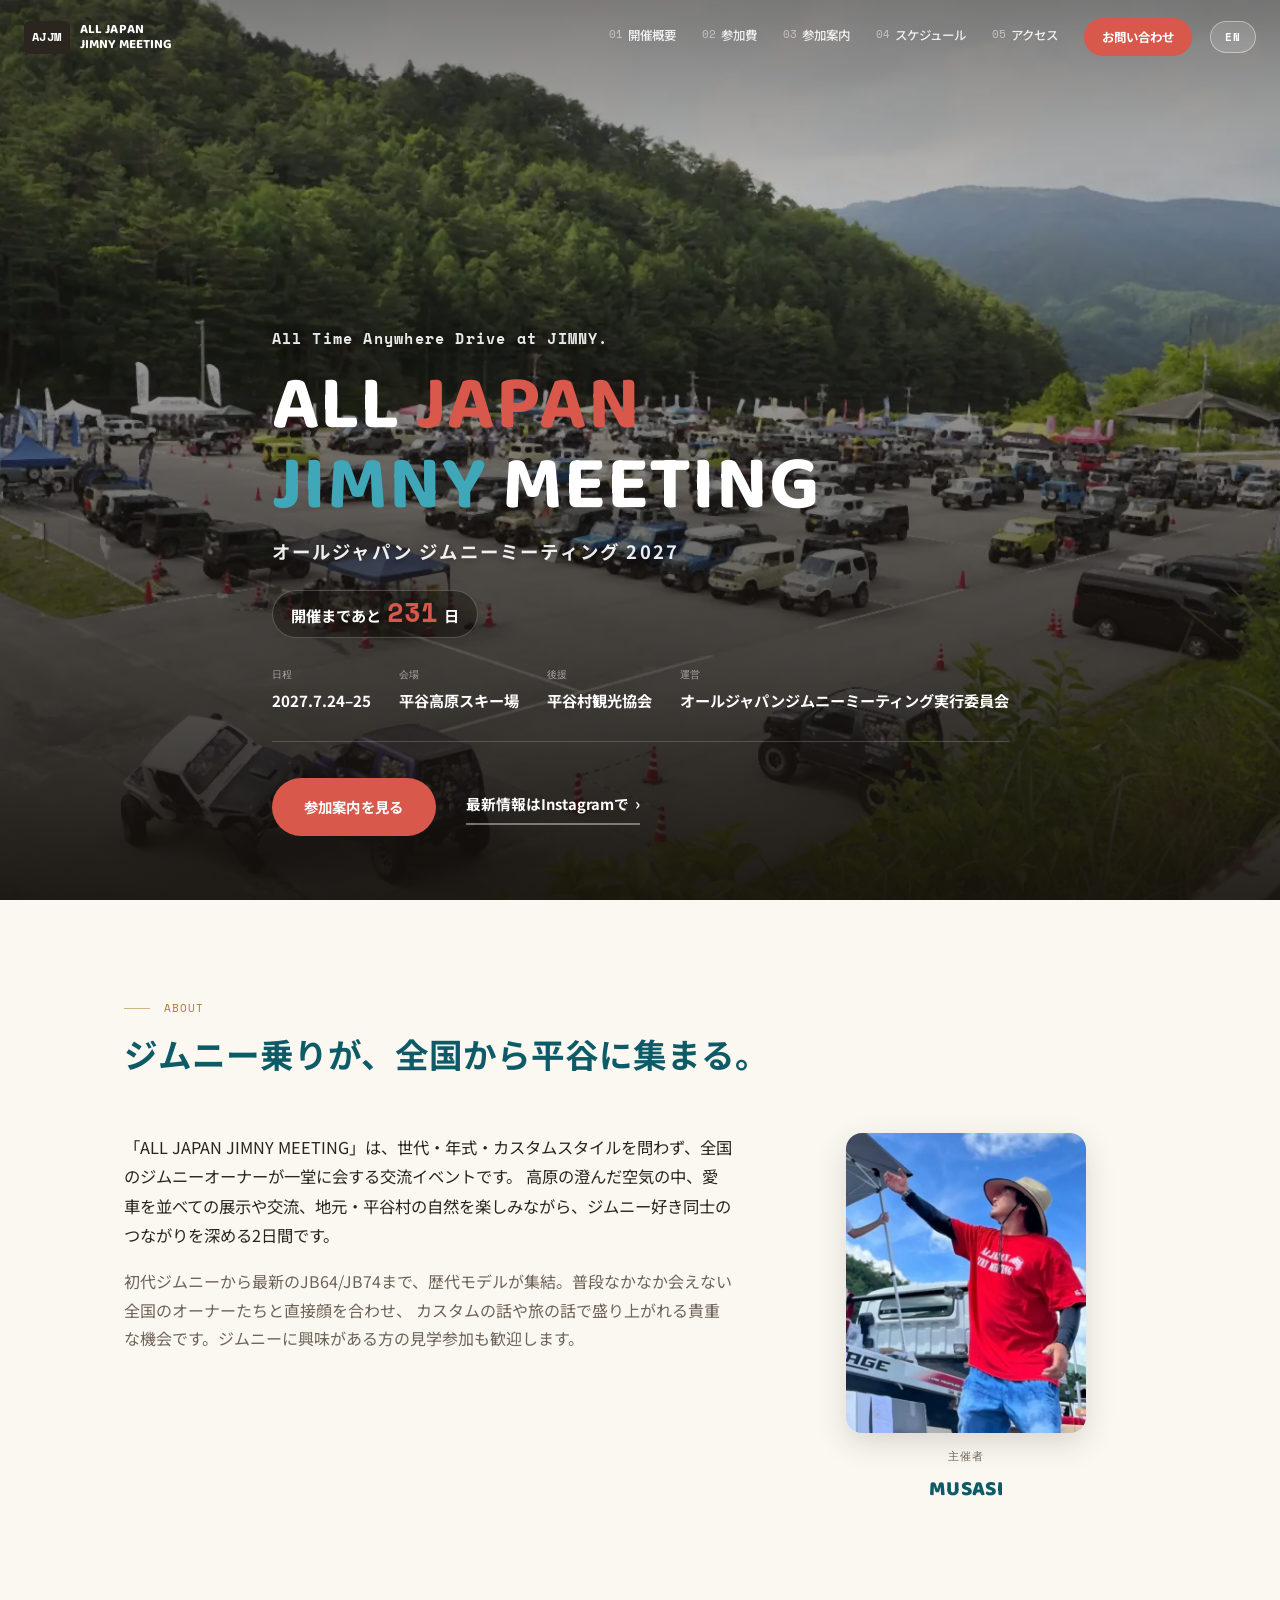
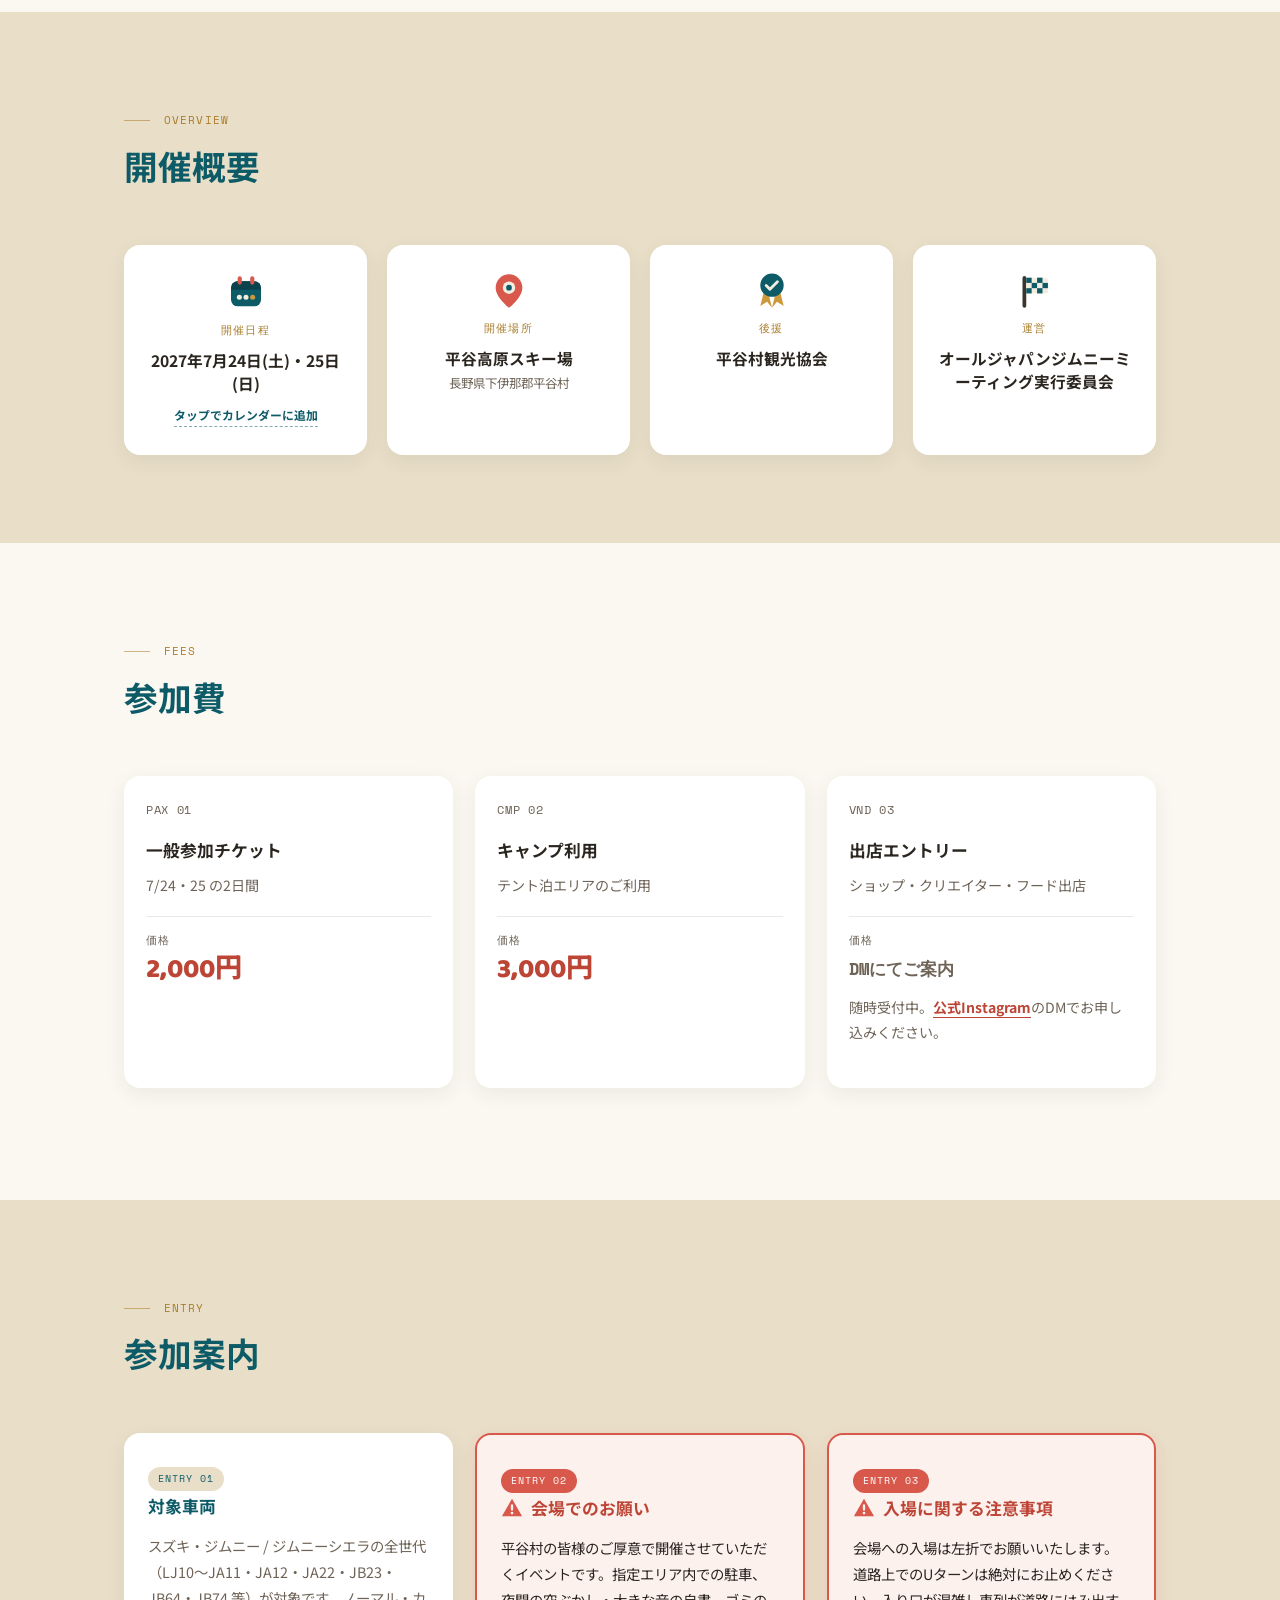
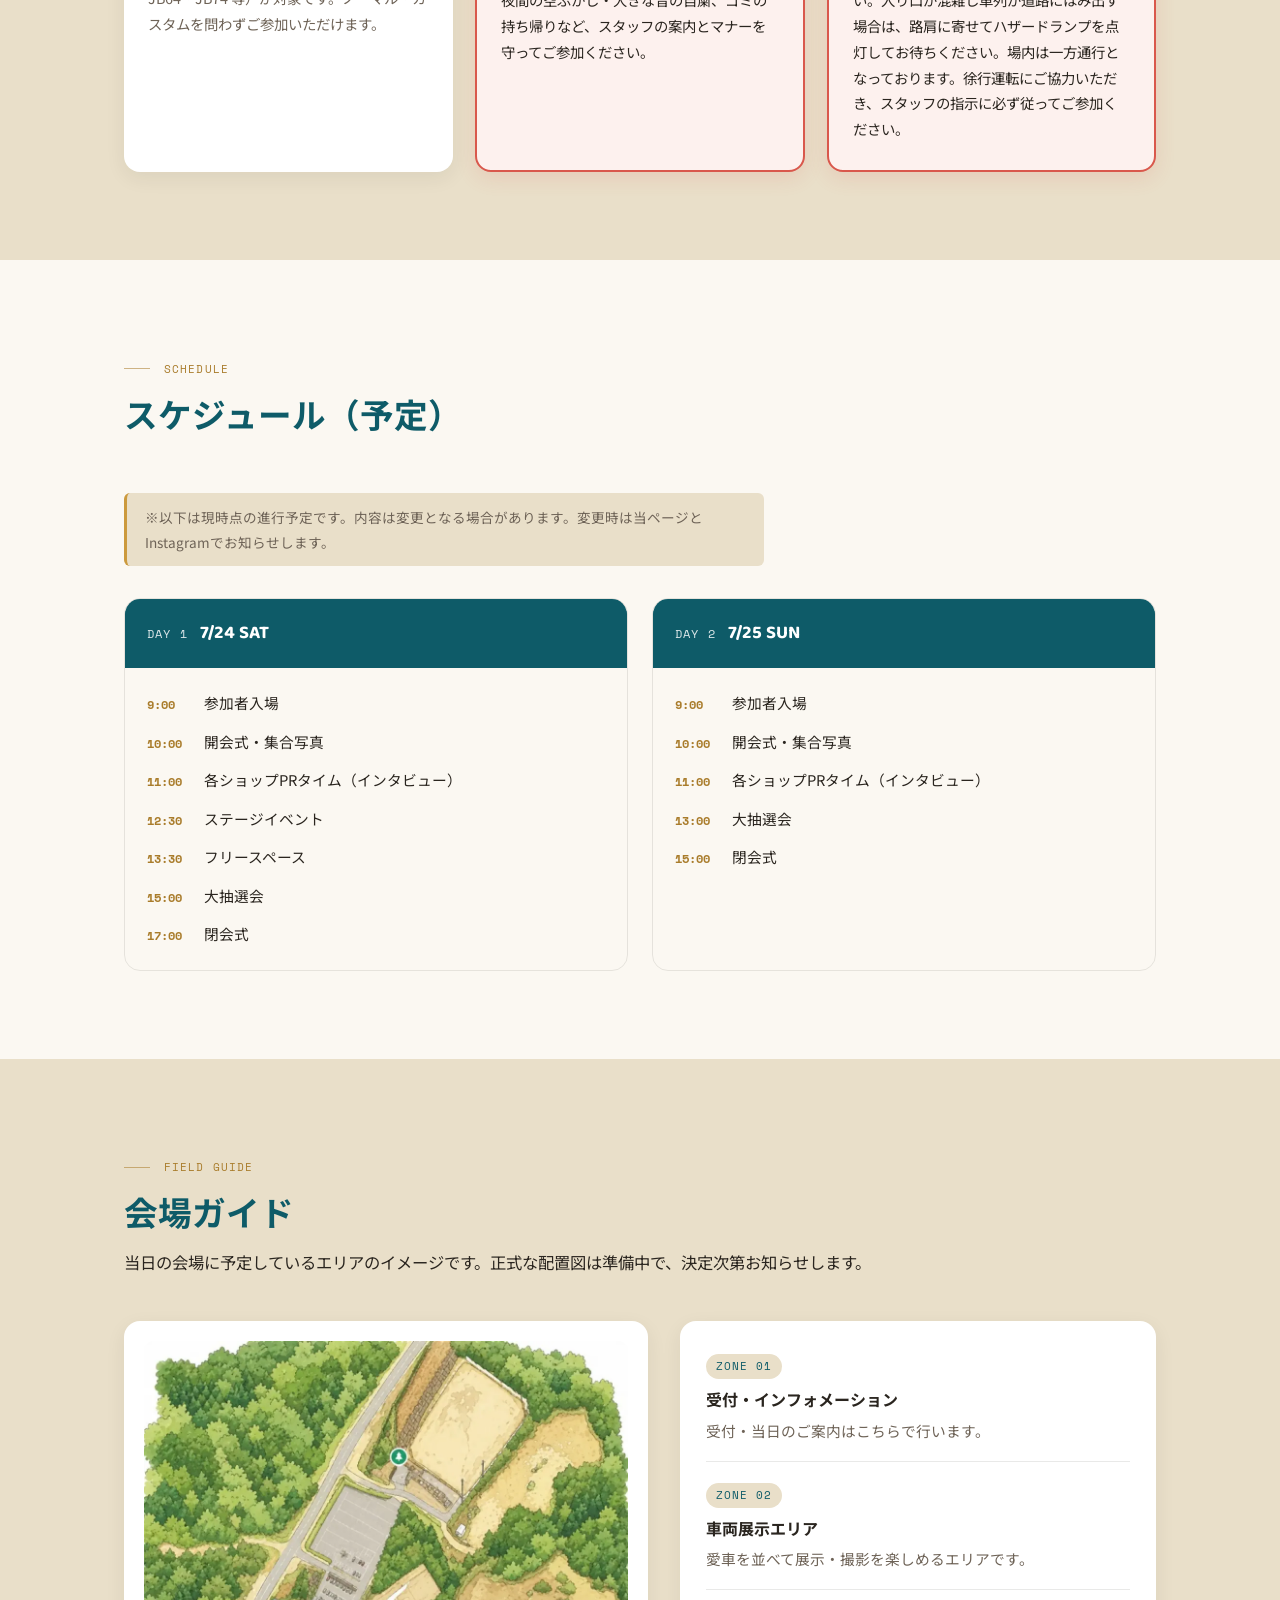
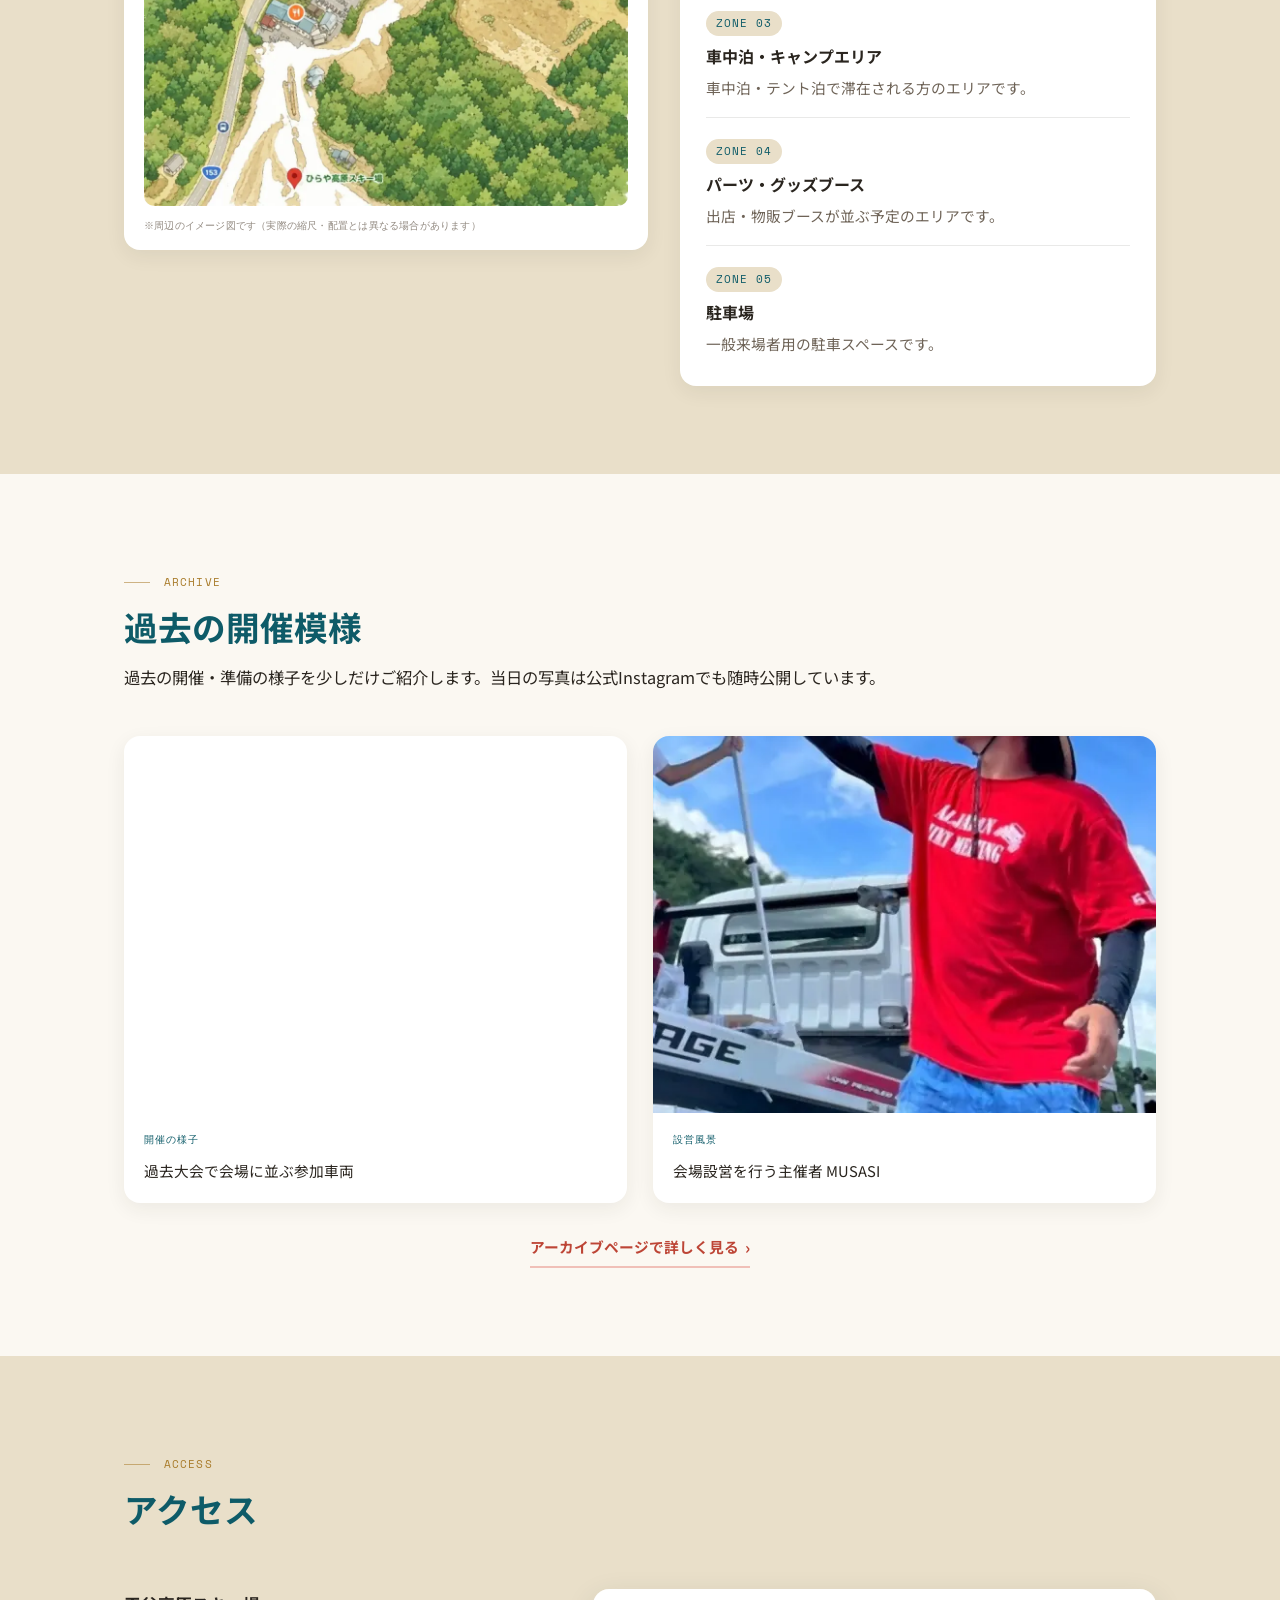
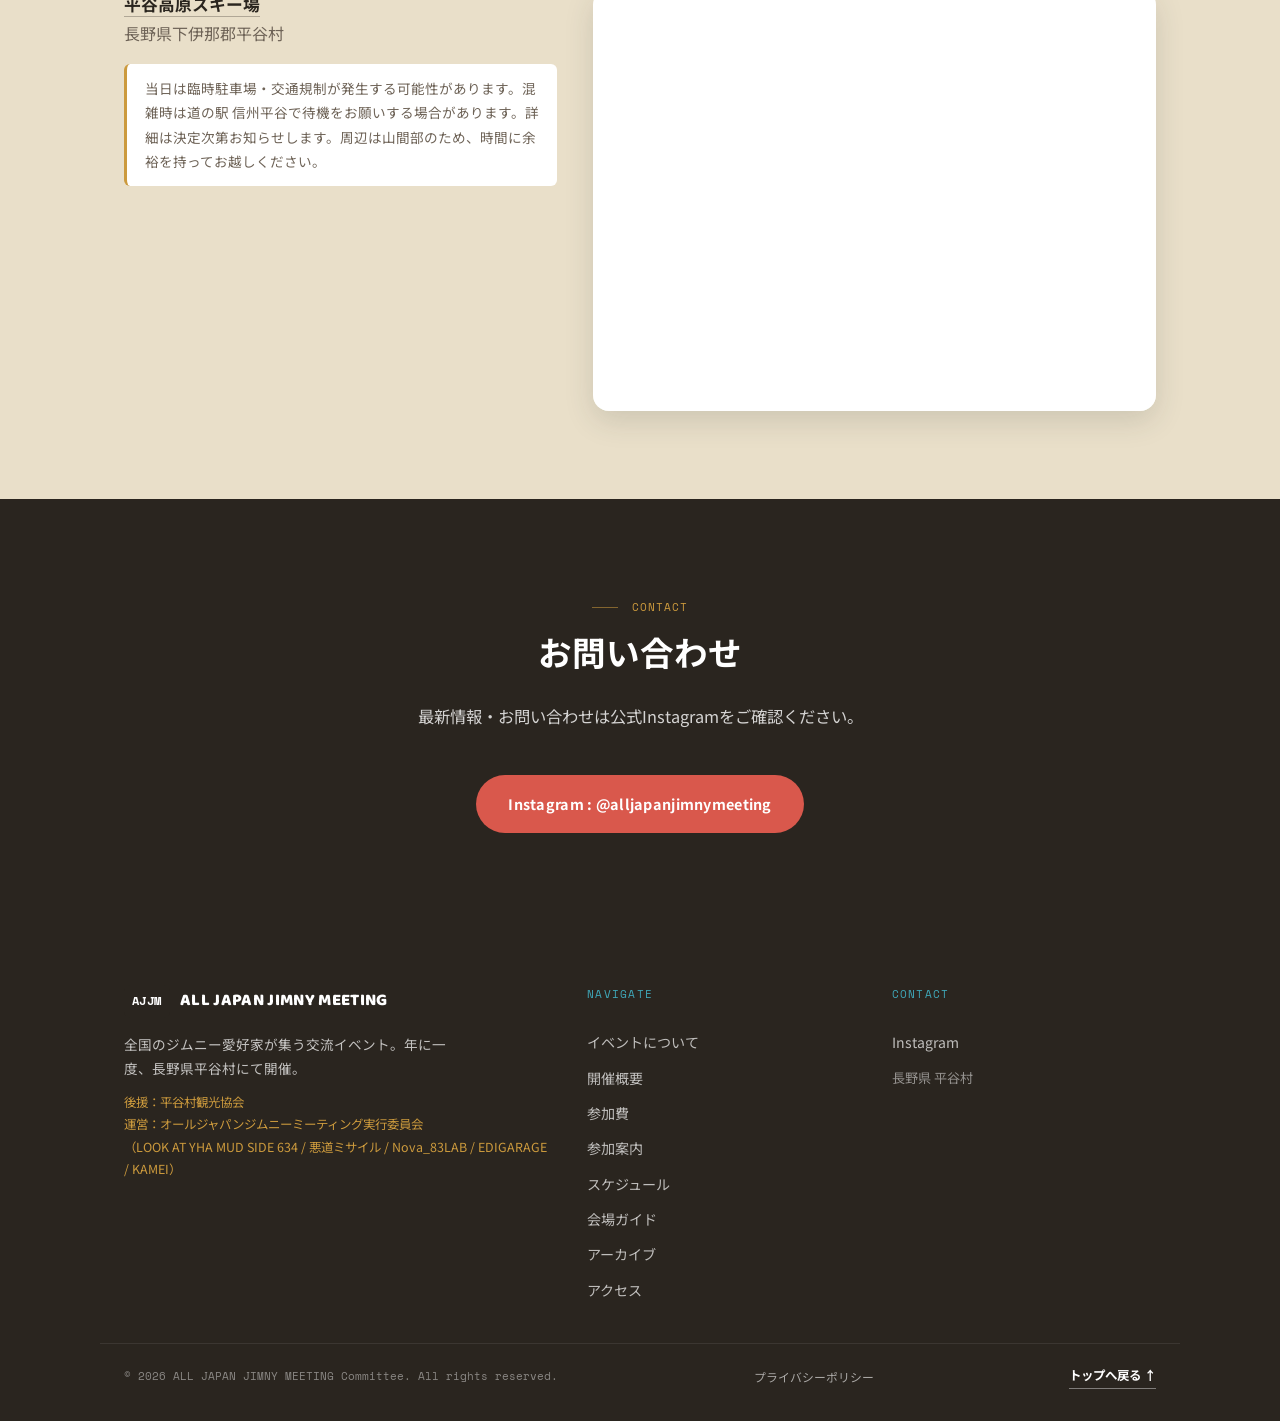
<file: index.html>
<!DOCTYPE html>
<html lang="ja">
<head>
<meta charset="UTF-8">
<meta name="viewport" content="width=device-width, initial-scale=1.0">
<title>ALL JAPAN JIMNY MEETING 2027（オールジャパンジムニーミーティング）| 7/24-25 長野・平谷高原スキー場</title>
<meta name="description" content="全国のジムニーオーナーが集うジムニーミーティング「ALL JAPAN JIMNY MEETING 2027」。2027年7月24日(土)・25日(日)、長野県平谷村の平谷高原スキー場で開催。一般参加2日間¥2,000、キャンプ泊も可。参加申込は公式InstagramのDMで随時受付中。">
<meta name="google-site-verification" content="Yo2OJYvN-fZEwR9Q91CcE1WUejl50fhEIHEVOzbVfX0">
<link rel="canonical" href="https://alljapanjimnymeeting.github.io/AJJM/">
<meta name="theme-color" content="#0e5b68">
<meta property="og:type" content="website">
<meta property="og:site_name" content="ALL JAPAN JIMNY MEETING">
<meta property="og:title" content="ALL JAPAN JIMNY MEETING 2027（オールジャパンジムニーミーティング）| 7/24-25 長野・平谷高原スキー場">
<meta property="og:description" content="全国のジムニーオーナーが集うジムニーミーティング「ALL JAPAN JIMNY MEETING 2027」。2027年7月24日(土)・25日(日)、長野県平谷村の平谷高原スキー場で開催。一般参加2日間¥2,000、キャンプ泊も可。参加申込は公式InstagramのDMで随時受付中。">
<meta property="og:url" content="https://alljapanjimnymeeting.github.io/AJJM/">
<meta property="og:image" content="https://alljapanjimnymeeting.github.io/AJJM/images/og-ajjm-2027.jpg">
<meta property="og:image:width" content="1200">
<meta property="og:image:height" content="630">
<meta property="og:image:alt" content="ALL JAPAN JIMNY MEETING 2027 — 2027.7.24-25 長野・平谷高原スキー場">
<meta property="og:locale" content="ja_JP">
<meta name="twitter:card" content="summary_large_image">
<script type="application/ld+json">
{
  "@context": "https://schema.org",
  "@type": "Event",
  "name": "ALL JAPAN JIMNY MEETING 2027",
  "alternateName": ["オールジャパンジムニーミーティング 2027", "AJJM 2027"],
  "description": "全国のジムニーオーナーが集う交流イベント。愛車の展示・交流・キャンプを楽しむ2日間。2027年7月24日(土)・25日(日)、長野県平谷村の平谷高原スキー場にて開催。",
  "startDate": "2027-07-24T09:00:00+09:00",
  "endDate": "2027-07-25",
  "inLanguage": "ja",
  "keywords": "ジムニー, ジムニーミーティング, JIMNY, オフ会, イベント, 長野, 平谷村",
  "eventStatus": "https://schema.org/EventScheduled",
  "eventAttendanceMode": "https://schema.org/OfflineEventAttendanceMode",
  "image": [
    "https://alljapanjimnymeeting.github.io/AJJM/images/event-16x9.jpg",
    "https://alljapanjimnymeeting.github.io/AJJM/images/event-4x3.jpg",
    "https://alljapanjimnymeeting.github.io/AJJM/images/event-1x1.jpg"
  ],
  "url": "https://alljapanjimnymeeting.github.io/AJJM/",
  "location": {
    "@type": "Place",
    "name": "平谷高原スキー場",
    "url": "https://hiraya-kougen.com/",
    "address": {
      "@type": "PostalAddress",
      "addressLocality": "下伊那郡平谷村",
      "addressRegion": "長野県",
      "addressCountry": "JP"
    }
  },
  "organizer": {
    "@type": "Organization",
    "name": "オールジャパンジムニーミーティング実行委員会",
    "url": "https://alljapanjimnymeeting.github.io/AJJM/",
    "sameAs": [
      "https://www.instagram.com/alljapanjimnymeeting/"
    ]
  },
  "offers": [
    {
      "@type": "Offer",
      "name": "一般参加チケット(2日)",
      "price": "2000",
      "priceCurrency": "JPY",
      "availability": "https://schema.org/InStock",
      "url": "https://alljapanjimnymeeting.github.io/AJJM/#registry"
    },
    {
      "@type": "Offer",
      "name": "キャンプ利用",
      "price": "3000",
      "priceCurrency": "JPY",
      "availability": "https://schema.org/InStock",
      "url": "https://alljapanjimnymeeting.github.io/AJJM/#registry"
    }
  ]
}
</script>
<script type="application/ld+json">
{
  "@context": "https://schema.org",
  "@type": "WebSite",
  "name": "ALL JAPAN JIMNY MEETING",
  "alternateName": ["オールジャパンジムニーミーティング", "AJJM"],
  "url": "https://alljapanjimnymeeting.github.io/AJJM/",
  "inLanguage": "ja"
}
</script>
<link rel="icon" href="favicon.ico" sizes="48x48">
<link rel="icon" href="favicon.svg" type="image/svg+xml">
<link rel="apple-touch-icon" href="apple-touch-icon.png">
<link rel="preconnect" href="https://fonts.googleapis.com">
<link rel="preconnect" href="https://fonts.gstatic.com" crossorigin>
<link href="https://fonts.googleapis.com/css2?family=Baloo+2:wght@700;800&family=Space+Mono:wght@400;700&family=Noto+Sans+JP:wght@400;500;700&display=swap" rel="stylesheet">
<link rel="stylesheet" href="css/style.css">
</head>
<body>

<header class="site-header" id="site-header">
  <div class="container header-inner">
    <a href="#top" class="logo">
      <span class="logo-mark">AJJM</span>
      <span class="logo-text">ALL JAPAN<br>JIMNY MEETING</span>
    </a>
    <div class="header-right">
      <nav class="site-nav" id="site-nav">
        <a href="#overview"><span class="nav-idx">01</span><span data-en="Overview">開催概要</span></a>
        <a href="#registry"><span class="nav-idx">02</span><span data-en="Fees">参加費</span></a>
        <a href="#entry"><span class="nav-idx">03</span><span data-en="Entry">参加案内</span></a>
        <a href="#schedule"><span class="nav-idx">04</span><span data-en="Schedule">スケジュール</span></a>
        <a href="#access"><span class="nav-idx">05</span><span data-en="Access">アクセス</span></a>
        <a href="#contact" class="nav-cta"><span data-en="Contact">お問い合わせ</span></a>
      </nav>
      <button type="button" id="lang-toggle" class="lang-toggle" aria-label="Switch language">EN</button>
      <button class="nav-toggle" id="nav-toggle" aria-label="メニューを開く" aria-expanded="false">
        <span></span><span></span><span></span>
      </button>
    </div>
  </div>
</header>

<main id="top">

  <!-- ============================= HERO ============================= -->
  <section class="hero" id="hero">
    <div class="hero-media" aria-hidden="true">
      <img src="images/hero-venue.jpg" srcset="images/hero-venue-800.webp 800w, images/hero-venue-1280.webp 1280w, images/hero-venue-1920.webp 1920w" sizes="100vw" width="1920" height="1280" alt="" loading="eager" fetchpriority="high" decoding="async">
      <div class="hero-scrim"></div>
    </div>

    <div class="hero-content container">
      <p class="hero-tagline">All Time Anywhere Drive at JIMNY.</p>
      <h1 class="hero-title">
        <span class="w-white">ALL</span> <span class="w-terracotta">JAPAN</span><br>
        <span class="w-teal">JIMNY</span> <span class="w-white">MEETING</span>
        <span class="hero-title-ja" data-en="2027 &middot; Hiraya, Nagano">オールジャパン ジムニーミーティング 2027</span>
      </h1>

      <p class="hero-countdown" id="hero-countdown" data-start="2027-07-24" data-end="2027-07-25" hidden>
        <span class="cd-before"><span data-en="">開催まであと</span><strong class="cd-num" id="cd-num"></strong><span data-en="days to go">日</span></span>
        <span class="cd-live" hidden data-en="Happening now!">本日開催中！</span>
      </p>

      <div class="hero-stats">
        <div class="hero-stat">
          <span class="hero-stat-label" data-en="Date">日程</span>
          <span class="hero-stat-value">2027.7.24&ndash;25</span>
        </div>
        <div class="hero-stat">
          <span class="hero-stat-label" data-en="Venue">会場</span>
          <span class="hero-stat-value" data-en="Hiraya Kogen Ski Resort">平谷高原スキー場</span>
        </div>
        <div class="hero-stat">
          <span class="hero-stat-label" data-en="Support">後援</span>
          <span class="hero-stat-value" data-en="Hiraya Village Tourism Assoc.">平谷村観光協会</span>
        </div>
        <div class="hero-stat">
          <span class="hero-stat-label" data-en="Organizer">運営</span>
          <span class="hero-stat-value" data-en="All Japan Jimny Meeting Organizing Committee">オールジャパンジムニーミーティング実行委員会</span>
        </div>
      </div>

      <div class="hero-cta">
        <a href="#entry" class="btn btn-coral" data-en="View Entry Info">参加案内を見る</a>
        <a href="https://www.instagram.com/alljapanjimnymeeting/" class="btn-textlink" target="_blank" rel="noopener" data-en="Latest News on Instagram">最新情報はInstagramで<span class="chev">›</span></a>
      </div>
    </div>
  </section>

  <!-- ============================= ABOUT ============================= -->
  <section class="section reveal" id="about">
    <div class="container">
      <div class="section-head">
        <span class="section-eyebrow">ABOUT</span>
        <h2 data-en="Jimny owners, gathering in Hiraya from all across Japan.">ジムニー乗りが、全国から平谷に集まる。</h2>
      </div>
      <div class="about-grid">
        <div class="about-text">
          <p class="lead-text" data-en="ALL JAPAN JIMNY MEETING is a gathering for Jimny owners from all over Japan, regardless of generation, model year, or custom style. Two days to breathe the clear mountain air, show off your car, enjoy the nature of Hiraya Village, and deepen the bond between Jimny lovers.">
            「ALL JAPAN JIMNY MEETING」は、世代・年式・カスタムスタイルを問わず、全国のジムニーオーナーが一堂に会する交流イベントです。
            高原の澄んだ空気の中、愛車を並べての展示や交流、地元・平谷村の自然を楽しみながら、ジムニー好き同士のつながりを深める2日間です。
          </p>
          <p data-en="From the very first Jimny to the latest JB64/JB74, every generation will be represented. It's a rare chance to meet owners from across the country face to face and swap stories about customs and road trips. Anyone interested in Jimnys is welcome to come just to look around.">
            初代ジムニーから最新のJB64/JB74まで、歴代モデルが集結。普段なかなか会えない全国のオーナーたちと直接顔を合わせ、
            カスタムの話や旅の話で盛り上がれる貴重な機会です。ジムニーに興味がある方の見学参加も歓迎します。
          </p>
        </div>
        <div class="about-photo">
          <img src="images/about-crew.webp" width="520" height="887" alt="会場設営を行う主催者 MUSASI" loading="lazy" decoding="async">
          <p class="about-photo-caption">
            <span class="role" data-en="Organizer">主催者</span>
            <span class="name">MUSASI</span>
          </p>
        </div>
      </div>
    </div>
  </section>

  <!-- ============================= OVERVIEW ============================= -->
  <section class="section section-soft reveal" id="overview">
    <div class="container">
      <div class="section-head">
        <span class="section-eyebrow">OVERVIEW</span>
        <h2 data-en="Event Overview">開催概要</h2>
      </div>
      <div class="overview-grid">
        <button type="button" class="overview-card overview-card-btn" id="cal-open" aria-haspopup="dialog" aria-controls="cal-dialog">
          <svg class="overview-icon" viewBox="0 0 48 48" aria-hidden="true">
            <rect x="6" y="10" width="36" height="30" rx="8" fill="#0e5b68"/>
            <path d="M6 18a8 8 0 0 1 8-8h20a8 8 0 0 1 8 8v2H6z" fill="#0a434d"/>
            <rect x="14" y="4" width="5" height="10" rx="2.5" fill="#d9584c"/>
            <rect x="29" y="4" width="5" height="10" rx="2.5" fill="#d9584c"/>
            <circle cx="16" cy="29" r="3" fill="#f3ede0"/>
            <circle cx="24" cy="29" r="3" fill="#f3ede0"/>
            <circle cx="32" cy="29" r="3" fill="#cc9a3d"/>
          </svg>
          <span class="overview-label" data-en="Date">開催日程</span>
          <span class="overview-value" data-en="July 24 (Sat) and 25 (Sun), 2027">2027年7月24日(土)・25日(日)</span>
          <span class="overview-hint" data-en="Tap to add to your calendar">タップでカレンダーに追加</span>
        </button>
        <div class="overview-card">
          <svg class="overview-icon" viewBox="0 0 48 48" aria-hidden="true">
            <path d="M24 4C15.2 4 8 11.2 8 20c0 12 16 24 16 24s16-12 16-24c0-8.8-7.2-16-16-16z" fill="#d9584c"/>
            <circle cx="24" cy="20" r="7.5" fill="#f3ede0"/>
            <circle cx="24" cy="20" r="3.4" fill="#0e5b68"/>
          </svg>
          <span class="overview-label" data-en="Venue">開催場所</span>
          <span class="overview-value" data-en="Hiraya Kogen Ski Resort<br><small>Hiraya Village, Nagano</small>">平谷高原スキー場<br><small>長野県下伊那郡平谷村</small></span>
        </div>
        <div class="overview-card">
          <svg class="overview-icon" viewBox="0 0 48 48" aria-hidden="true">
            <path d="M15 22 L10 42 L18 37 L24 44 L19 24Z" fill="#cc9a3d"/>
            <path d="M33 22 L38 42 L30 37 L24 44 L29 24Z" fill="#cc9a3d"/>
            <circle cx="24" cy="17" r="14" fill="#0e5b68"/>
            <path d="M17 17.5 l4.5 4.5 9-9" stroke="#f3ede0" stroke-width="3.4" fill="none" stroke-linecap="round" stroke-linejoin="round"/>
          </svg>
          <span class="overview-label" data-en="Support">後援</span>
          <span class="overview-value" data-en="Hiraya Village Tourism Association">平谷村観光協会</span>
        </div>
        <div class="overview-card">
          <svg class="overview-icon" viewBox="0 0 48 48" aria-hidden="true">
            <rect x="9" y="6" width="4.5" height="38" rx="2.25" fill="#3c352c"/>
            <rect x="13.5" y="8" width="26" height="19" rx="3" fill="#f3ede0"/>
            <rect x="13.5" y="8" width="6.5" height="6.3" fill="#0e5b68"/>
            <rect x="26.5" y="8" width="6.5" height="6.3" fill="#0e5b68"/>
            <rect x="20" y="14.3" width="6.5" height="6.3" fill="#0e5b68"/>
            <rect x="33" y="14.3" width="6.5" height="6.3" fill="#0e5b68"/>
            <rect x="13.5" y="20.6" width="6.5" height="6.3" fill="#0e5b68"/>
            <rect x="26.5" y="20.6" width="6.5" height="6.3" fill="#0e5b68"/>
          </svg>
          <span class="overview-label" data-en="Organizer">運営</span>
          <span class="overview-value" data-en="All Japan Jimny Meeting Organizing Committee">オールジャパンジムニーミーティング実行委員会</span>
        </div>
      </div>

      <dialog class="cal-dialog" id="cal-dialog" tabindex="-1" autofocus aria-labelledby="cal-dialog-title">
        <p class="cal-dialog-title" id="cal-dialog-title" data-en="Which calendar would you like to add it to?">どちらのカレンダーに追加しますか？</p>
        <p class="cal-dialog-date" data-en="July 24 (Sat) &ndash; 25 (Sun), 2027 / Hiraya Kogen Ski Resort">2027年7月24日(土)・25日(日)／平谷高原スキー場</p>
        <div class="cal-dialog-actions">
          <a class="btn btn-cal" data-cal="google" target="_blank" rel="noopener" href="https://calendar.google.com/calendar/render?action=TEMPLATE&amp;text=ALL+JAPAN+JIMNY+MEETING+2027&amp;dates=20270724%2F20270726&amp;location=%E5%B9%B3%E8%B0%B7%E9%AB%98%E5%8E%9F%E3%82%B9%E3%82%AD%E3%83%BC%E5%A0%B4%EF%BC%88%E9%95%B7%E9%87%8E%E7%9C%8C%E4%B8%8B%E4%BC%8A%E9%82%A3%E9%83%A1%E5%B9%B3%E8%B0%B7%E6%9D%91%EF%BC%89&amp;details=%E5%85%A8%E5%9B%BD%E3%81%AE%E3%82%B8%E3%83%A0%E3%83%8B%E3%83%BC%E3%82%AA%E3%83%BC%E3%83%8A%E3%83%BC%E3%81%8C%E9%9B%86%E3%81%86%E4%BA%A4%E6%B5%81%E3%82%A4%E3%83%99%E3%83%B3%E3%83%88%E3%80%82%0A%E8%A9%B3%E7%B4%B0%3A+https%3A%2F%2Falljapanjimnymeeting.github.io%2FAJJM%2F">
            <svg viewBox="0 0 24 24" aria-hidden="true"><rect x="3" y="5" width="18" height="16" rx="3" fill="none" stroke="currentColor" stroke-width="2"/><path d="M3 10h18M8 3v4M16 3v4" stroke="currentColor" stroke-width="2" stroke-linecap="round"/></svg>
            <span data-en="Add to Google Calendar">Googleカレンダーに追加</span>
          </a>
          <a class="btn btn-cal" data-cal="ics" href="ajjm-2027.ics">
            <svg viewBox="0 0 24 24" aria-hidden="true"><rect x="3" y="5" width="18" height="16" rx="3" fill="none" stroke="currentColor" stroke-width="2"/><path d="M3 10h18M8 3v4M16 3v4M9 15.5l2 2 4-4" stroke="currentColor" stroke-width="2" fill="none" stroke-linecap="round" stroke-linejoin="round"/></svg>
            <span data-en="iPhone / Other Calendars">iPhone・その他のカレンダー</span>
          </a>
        </div>
        <button type="button" class="cal-dialog-close" data-en="Cancel">キャンセル</button>
      </dialog>
    </div>
  </section>

  <!-- ============================= REGISTRY ============================= -->
  <section class="section reveal" id="registry">
    <div class="container">
      <div class="section-head">
        <span class="section-eyebrow">FEES</span>
        <h2 data-en="Participation Fee">参加費</h2>
      </div>

      <div class="ticket-grid">
        <div class="ticket-card">
          <div class="ticket-card-top">
            <span class="ticket-code">PAX&nbsp;01</span>
          </div>
          <h3 data-en="General Admission">一般参加チケット</h3>
          <p data-en="Both days, July 24 &amp; 25">7/24・25 の2日間</p>
          <div class="ticket-price-row">
            <span class="ticket-price-label" data-en="Price">価格</span>
            <span class="ticket-price" data-en="¥2,000">2,000円</span>
          </div>
        </div>
        <div class="ticket-card">
          <div class="ticket-card-top">
            <span class="ticket-code">CMP&nbsp;02</span>
          </div>
          <h3 data-en="Camping">キャンプ利用</h3>
          <p data-en="Use of the tent camping area.">テント泊エリアのご利用</p>
          <div class="ticket-price-row">
            <span class="ticket-price-label" data-en="Price">価格</span>
            <span class="ticket-price" data-en="¥3,000">3,000円</span>
          </div>
        </div>
        <div class="ticket-card">
          <div class="ticket-card-top">
            <span class="ticket-code">VND&nbsp;03</span>
          </div>
          <h3 data-en="Vendor Entry">出店エントリー</h3>
          <p data-en="Shop, creator &amp; food vendor booths.">ショップ・クリエイター・フード出店</p>
          <div class="ticket-price-row">
            <span class="ticket-price-label" data-en="Price">価格</span>
            <span class="ticket-price ticket-price-tbd" data-en="Quoted via DM">DMにてご案内</span>
          </div>
          <p class="ticket-note" data-en='Open on an ongoing basis &mdash; send a DM to our <a href="https://www.instagram.com/alljapanjimnymeeting/" target="_blank" rel="noopener">official Instagram</a>.'>随時受付中。<a href="https://www.instagram.com/alljapanjimnymeeting/" target="_blank" rel="noopener">公式Instagram</a>のDMでお申し込みください。</p>
        </div>
      </div>
    </div>
  </section>

  <!-- ============================= ENTRY ============================= -->
  <section class="section section-soft reveal" id="entry">
    <div class="container">
      <div class="section-head">
        <span class="section-eyebrow">ENTRY</span>
        <h2 data-en="Entry Info">参加案内</h2>
      </div>
      <div class="entry-grid">
        <div class="entry-card">
          <span class="entry-card-tag">ENTRY&nbsp;01</span>
          <h3 data-en="Eligible Vehicles">対象車両</h3>
          <p data-en="Open to all generations of the Suzuki Jimny / Jimny Sierra (LJ10 through JA11, JA12, JA22, JB23, JB64, JB74, and more). Both stock and customized vehicles are welcome.">スズキ・ジムニー / ジムニーシエラの全世代（LJ10〜JA11・JA12・JA22・JB23・JB64・JB74 等）が対象です。ノーマル・カスタムを問わずご参加いただけます。</p>
        </div>
        <div class="entry-card entry-card-warning">
          <span class="entry-card-tag">ENTRY&nbsp;02</span>
          <h3>
            <svg class="warning-icon" width="22" height="22" viewBox="0 0 48 48" aria-hidden="true">
              <path d="M24 4 L46 42 H2 Z" fill="#d9584c"/>
              <rect x="21.5" y="16" width="5" height="14" rx="2.5" fill="#fdf1ee"/>
              <circle cx="24" cy="35" r="3" fill="#fdf1ee"/>
            </svg>
            <span data-en="A Few Requests">会場でのお願い</span>
          </h3>
          <p data-en="This event is only possible thanks to the kindness of the Hiraya Village community. Please park only in designated areas, avoid revving engines or loud noise at night, take your trash home with you, and follow staff instructions and event manners.">平谷村の皆様のご厚意で開催させていただくイベントです。指定エリア内での駐車、夜間の空ぶかし・大きな音の自粛、ゴミの持ち帰りなど、スタッフの案内とマナーを守ってご参加ください。</p>
        </div>
        <div class="entry-card entry-card-warning">
          <span class="entry-card-tag">ENTRY&nbsp;03</span>
          <h3>
            <svg class="warning-icon" width="22" height="22" viewBox="0 0 48 48" aria-hidden="true">
              <path d="M24 4 L46 42 H2 Z" fill="#d9584c"/>
              <rect x="21.5" y="16" width="5" height="14" rx="2.5" fill="#fdf1ee"/>
              <circle cx="24" cy="35" r="3" fill="#fdf1ee"/>
            </svg>
            <span data-en="Admission Notes">入場に関する注意事項</span>
          </h3>
          <p data-en="Please enter the venue by turning left. U-turns on the public road are strictly prohibited. If the entrance is congested and vehicles spill onto the road, please pull over onto the shoulder and turn on your hazard lights while you wait. The venue is one-way inside &mdash; please drive slowly, and always follow staff instructions.">会場への入場は左折でお願いいたします。道路上でのUターンは絶対にお止めください。入り口が混雑し車列が道路にはみ出す場合は、路肩に寄せてハザードランプを点灯してお待ちください。場内は一方通行となっております。徐行運転にご協力いただき、スタッフの指示に必ず従ってご参加ください。</p>
        </div>
      </div>
    </div>
  </section>

  <!-- ============================= SCHEDULE ============================= -->
  <section class="section reveal" id="schedule">
    <div class="container">
      <div class="section-head">
        <span class="section-eyebrow">SCHEDULE</span>
        <h2 data-en="Schedule (Tentative)">スケジュール（予定）</h2>
      </div>
      <p class="notice-text" data-en="* The schedule below is the current plan and may be subject to change. Any updates will be posted here and on Instagram.">※以下は現時点の進行予定です。内容は変更となる場合があります。変更時は当ページとInstagramでお知らせします。</p>
      <div class="schedule-grid">
        <div class="schedule-day">
          <div class="schedule-day-head">
            <span class="schedule-day-no">DAY 1</span>
            <span class="schedule-day-date">7/24 SAT</span>
          </div>
          <ul class="schedule-list">
            <li><span class="schedule-time">9:00</span><span data-en="Participant check-in">参加者入場</span></li>
            <li><span class="schedule-time">10:00</span><span data-en="Opening ceremony &amp; group photo">開会式・集合写真</span></li>
            <li><span class="schedule-time">11:00</span><span data-en="Shop PR time (interviews)">各ショップPRタイム（インタビュー）</span></li>
            <li><span class="schedule-time">12:30</span><span data-en="Stage event">ステージイベント</span></li>
            <li><span class="schedule-time">13:30</span><span data-en="Free time">フリースペース</span></li>
            <li><span class="schedule-time">15:00</span><span data-en="Big raffle">大抽選会</span></li>
            <li><span class="schedule-time">17:00</span><span data-en="Closing ceremony">閉会式</span></li>
          </ul>
        </div>
        <div class="schedule-day">
          <div class="schedule-day-head">
            <span class="schedule-day-no">DAY 2</span>
            <span class="schedule-day-date">7/25 SUN</span>
          </div>
          <ul class="schedule-list">
            <li><span class="schedule-time">9:00</span><span data-en="Participant check-in">参加者入場</span></li>
            <li><span class="schedule-time">10:00</span><span data-en="Opening ceremony &amp; group photo">開会式・集合写真</span></li>
            <li><span class="schedule-time">11:00</span><span data-en="Shop PR time (interviews)">各ショップPRタイム（インタビュー）</span></li>
            <li><span class="schedule-time">13:00</span><span data-en="Big raffle">大抽選会</span></li>
            <li><span class="schedule-time">15:00</span><span data-en="Closing ceremony">閉会式</span></li>
          </ul>
        </div>
      </div>
    </div>
  </section>

  <!-- ============================= FIELD GUIDE ============================= -->
  <section class="section section-soft reveal" id="fieldguide">
    <div class="container">
      <div class="section-head">
        <span class="section-eyebrow">FIELD GUIDE</span>
        <h2 data-en="Field Guide">会場ガイド</h2>
        <p class="lead-text" data-en="A rough idea of what the venue will offer on the day. The exact layout is still being finalized and will be announced closer to the event.">当日の会場に予定しているエリアのイメージです。正式な配置図は準備中で、決定次第お知らせします。</p>
      </div>

      <div class="fieldguide-panel">
        <div class="fieldguide-sketch">
          <img src="images/venue-map.webp" srcset="images/venue-map-800.webp 800w, images/venue-map.webp 1000w" sizes="(max-width: 1000px) 100vw, 1000px" width="1000" height="960" alt="平谷高原スキー場 周辺マップ（駐車場・レストハウス・国道153号）" loading="lazy" decoding="async">
          <span class="fg-sketch-note" data-en="* Illustrative map of the surrounding area &mdash; actual scale and layout may differ">※周辺のイメージ図です（実際の縮尺・配置とは異なる場合があります）</span>
        </div>

        <div class="fieldguide-detail">
          <div class="fg-panels">
            <div class="fg-panel" data-zone="entry">
              <span class="fg-panel-zone">ZONE 01</span>
              <h3 data-en="Reception">受付・インフォメーション</h3>
              <p data-en="Check-in and event information for the day.">受付・当日のご案内はこちらで行います。</p>
            </div>
            <div class="fg-panel" data-zone="display">
              <span class="fg-panel-zone">ZONE 02</span>
              <h3 data-en="Vehicle Display">車両展示エリア</h3>
              <p data-en="Park up and show off your Jimny alongside others.">愛車を並べて展示・撮影を楽しめるエリアです。</p>
            </div>
            <div class="fg-panel" data-zone="camp">
              <span class="fg-panel-zone">ZONE 03</span>
              <h3 data-en="Camping">車中泊・キャンプエリア</h3>
              <p data-en="For those staying overnight in their car or a tent.">車中泊・テント泊で滞在される方のエリアです。</p>
            </div>
            <div class="fg-panel" data-zone="market">
              <span class="fg-panel-zone">ZONE 04</span>
              <h3 data-en="Parts &amp; Goods">パーツ・グッズブース</h3>
              <p data-en="Outfitters and vendor booths are expected here.">出店・物販ブースが並ぶ予定のエリアです。</p>
            </div>
            <div class="fg-panel" data-zone="parking">
              <span class="fg-panel-zone">ZONE 05</span>
              <h3 data-en="Parking">駐車場</h3>
              <p data-en="General parking for attendees.">一般来場者用の駐車スペースです。</p>
            </div>
          </div>
        </div>
      </div>
    </div>
  </section>

  <!-- ============================= ARCHIVE ============================= -->
  <section class="section reveal" id="archive">
    <div class="container">
      <div class="section-head">
        <span class="section-eyebrow">ARCHIVE</span>
        <h2 data-en="Past Gatherings">過去の開催模様</h2>
        <p class="lead-text" data-en="A few glimpses from past gatherings and event preparation. More photos are shared on our official Instagram.">過去の開催・準備の様子を少しだけご紹介します。当日の写真は公式Instagramでも随時公開しています。</p>
      </div>

      <div class="archive-grid">
        <figure class="archive-card">
          <img src="images/hero-venue-800.webp" srcset="images/hero-venue-800.webp 800w, images/hero-venue-1280.webp 1280w" sizes="(max-width: 640px) 100vw, 560px" width="800" height="533" alt="過去大会で会場に並ぶ参加車両" loading="lazy" decoding="async">
          <figcaption>
            <span class="archive-tag" data-en="Past Gathering">開催の様子</span>
            <span data-en="Participants' vehicles lined up at a past gathering">過去大会で会場に並ぶ参加車両</span>
          </figcaption>
        </figure>
        <figure class="archive-card">
          <img src="images/about-crew.webp" width="520" height="887" alt="会場設営を行う主催者 MUSASI" loading="lazy" decoding="async">
          <figcaption>
            <span class="archive-tag" data-en="Setup">設営風景</span>
            <span data-en="Organizer MUSASI preparing the venue">会場設営を行う主催者 MUSASI</span>
          </figcaption>
        </figure>
      </div>

      <div class="contact-cta-wrap">
        <a href="archive.html" class="btn-textlink btn-textlink-dark" data-en="See the Full Archive Page">アーカイブページで詳しく見る<span class="chev">›</span></a>
      </div>
    </div>
  </section>

  <!-- ============================= ACCESS ============================= -->
  <section class="section section-soft reveal" id="access">
    <div class="container">
      <div class="section-head">
        <span class="section-eyebrow">ACCESS</span>
        <h2 data-en="Access">アクセス</h2>
      </div>
      <div class="access-grid">
        <div class="access-info">
          <p data-en='<strong><a href="https://hiraya-kougen.com/" target="_blank" rel="noopener">Hiraya Kogen Ski Resort</a></strong><br>Hiraya Village, Shimoina District, Nagano'><strong><a href="https://hiraya-kougen.com/" target="_blank" rel="noopener">平谷高原スキー場</a></strong><br>長野県下伊那郡平谷村</p>
          <p class="notice-text" data-en="Temporary parking and traffic controls may be in place on the day. During busy periods you may be asked to wait at Michi-no-Eki Shinshu Hiraya (roadside station). Details will be announced once confirmed. The venue is in a mountainous area, so please allow extra travel time.">当日は臨時駐車場・交通規制が発生する可能性があります。混雑時は道の駅 信州平谷で待機をお願いする場合があります。詳細は決定次第お知らせします。周辺は山間部のため、時間に余裕を持ってお越しください。</p>
        </div>
        <div class="map-embed">
          <iframe
            src="https://www.google.com/maps?q=%E5%B9%B3%E8%B0%B7%E9%AB%98%E5%8E%9F%E3%82%B9%E3%82%AD%E3%83%BC%E5%A0%B4&output=embed"
            loading="lazy"
            referrerpolicy="no-referrer-when-downgrade"
            title="平谷高原スキー場 地図"></iframe>
        </div>
      </div>
    </div>
  </section>

  <!-- ============================= CONTACT ============================= -->
  <section class="section section-contact reveal" id="contact">
    <div class="container">
      <div class="section-head center">
        <span class="section-eyebrow">CONTACT</span>
        <h2 data-en="Contact">お問い合わせ</h2>
        <p class="lead-text center" data-en="For the latest updates and inquiries, please check our official Instagram.">最新情報・お問い合わせは公式Instagramをご確認ください。</p>
      </div>
      <div class="contact-cta-wrap">
        <a href="https://www.instagram.com/alljapanjimnymeeting/" class="btn btn-coral" target="_blank" rel="noopener">
          Instagram : @alljapanjimnymeeting
        </a>
      </div>
    </div>
  </section>

</main>

<footer class="site-footer">
  <div class="container footer-grid">
    <div class="footer-brand">
      <p class="footer-logo"><span class="logo-mark">AJJM</span> ALL JAPAN JIMNY MEETING</p>
      <p class="footer-tagline" data-en="Japan's Jimny community gathering &mdash; two days a year in Hiraya, Nagano.">全国のジムニー愛好家が集う交流イベント。年に一度、長野県平谷村にて開催。</p>
      <p class="footer-sub" data-en="Supported by: Hiraya Village Tourism Association<br>Organized by: All Japan Jimny Meeting Organizing Committee<br>(LOOK AT YHA MUD SIDE 634 / 悪道ミサイル / Nova_83LAB / EDIGARAGE / KAMEI)">後援：平谷村観光協会<br>運営：オールジャパンジムニーミーティング実行委員会<br>（LOOK AT YHA MUD SIDE 634 / 悪道ミサイル / Nova_83LAB / EDIGARAGE / KAMEI）</p>
    </div>
    <nav class="footer-nav">
      <span class="footer-col-label">NAVIGATE</span>
      <a href="#about" data-en="About">イベントについて</a>
      <a href="#overview" data-en="Overview">開催概要</a>
      <a href="#registry" data-en="Fees">参加費</a>
      <a href="#entry" data-en="Entry">参加案内</a>
      <a href="#schedule" data-en="Schedule">スケジュール</a>
      <a href="#fieldguide" data-en="Field Guide">会場ガイド</a>
      <a href="archive.html" data-en="Archive">アーカイブ</a>
      <a href="#access" data-en="Access">アクセス</a>
    </nav>
    <div class="footer-contact">
      <span class="footer-col-label">CONTACT</span>
      <a href="https://www.instagram.com/alljapanjimnymeeting/" target="_blank" rel="noopener">Instagram</a>
      <span class="footer-note" data-en="Hiraya Village, Nagano">長野県 平谷村</span>
    </div>
  </div>
  <div class="container footer-bottom">
    <p class="footer-copy">&copy; <span id="year"></span> ALL JAPAN JIMNY MEETING Committee. All rights reserved.</p>
    <a href="privacy.html" class="footer-privacy" data-en="Privacy Policy">プライバシーポリシー</a>
    <a href="#top" class="footer-totop" data-en="Back to Top ↑">トップへ戻る ↑</a>
  </div>
</footer>

<script src="js/analytics.js"></script>
<script src="js/main.js"></script>
</body>
</html>
</file>
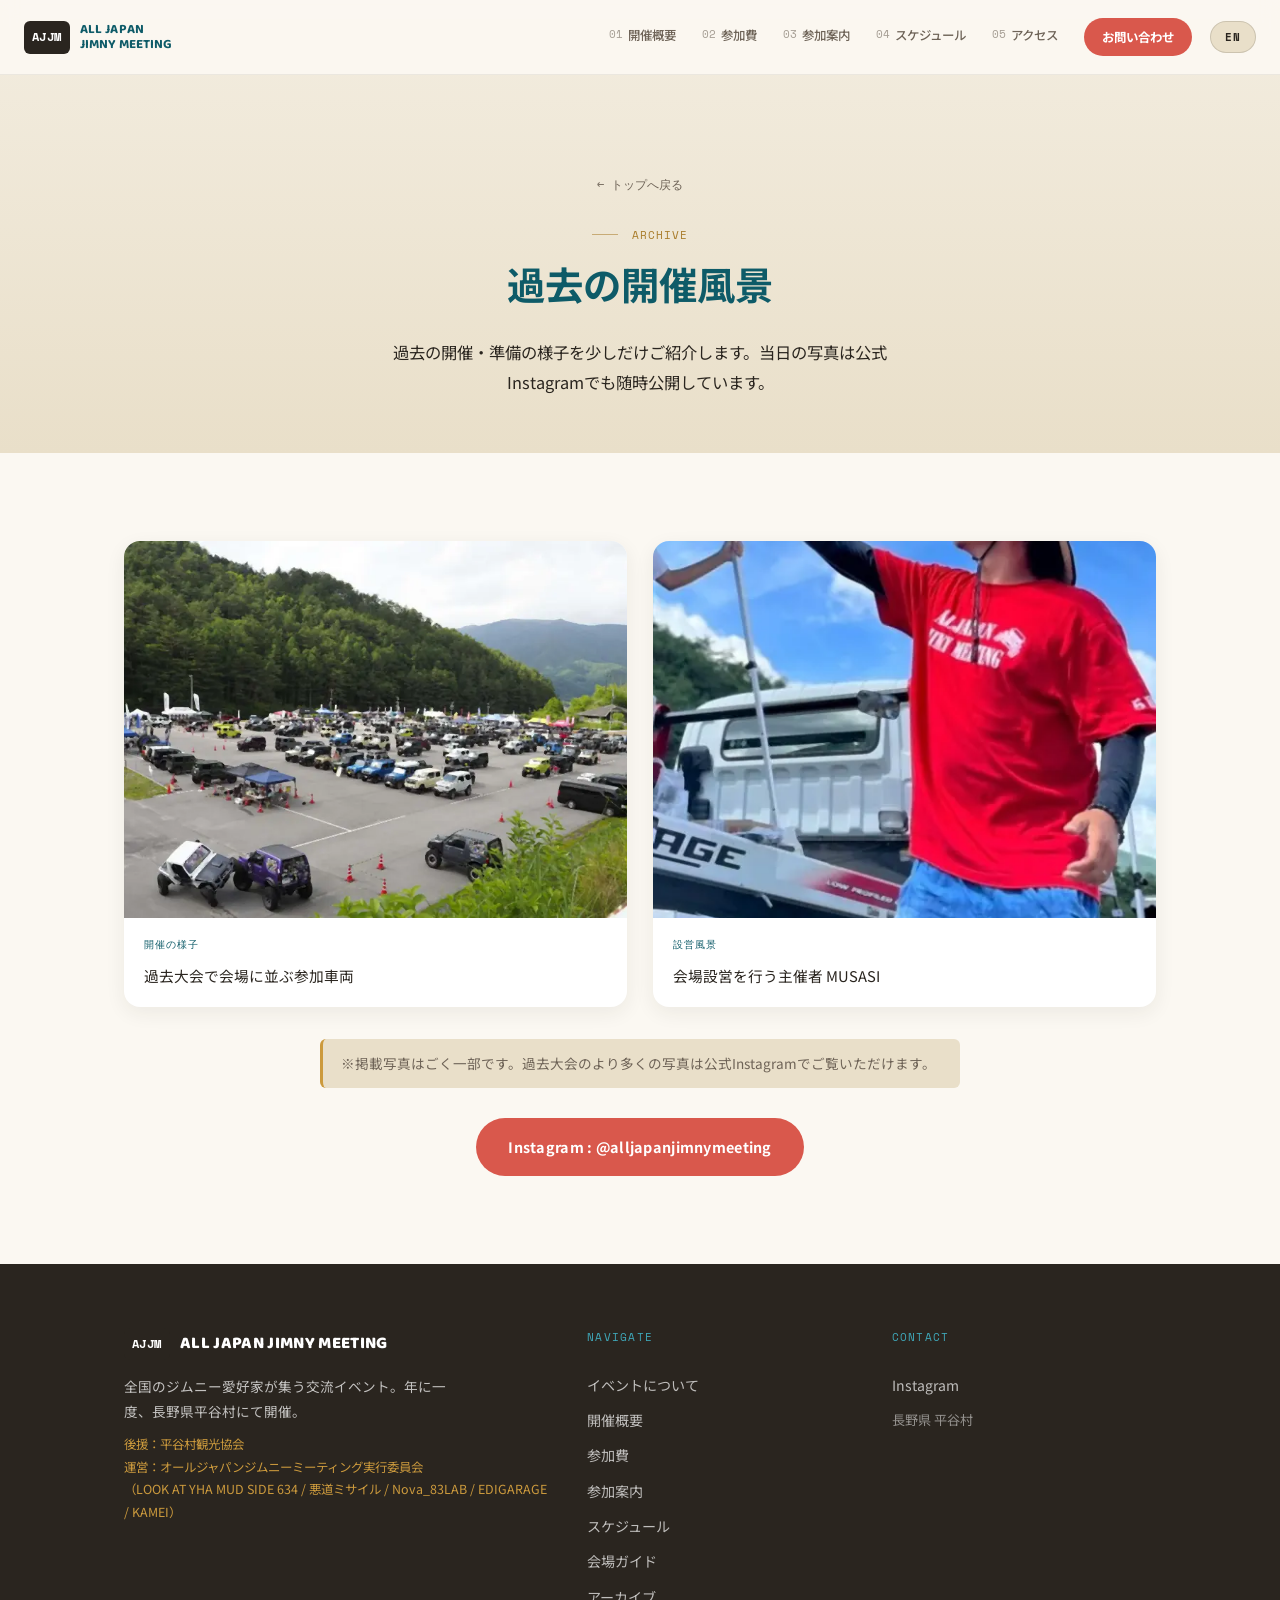
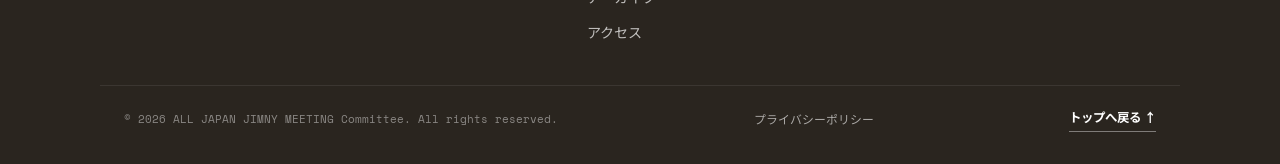
<file: archive.html>
<!DOCTYPE html>
<html lang="ja">
<head>
<meta charset="UTF-8">
<meta name="viewport" content="width=device-width, initial-scale=1.0">
<title>過去の開催風景 | ALL JAPAN JIMNY MEETING</title>
<meta name="description" content="ALL JAPAN JIMNY MEETING 過去の開催・準備の様子をご紹介。最新の写真は公式Instagramでもご覧いただけます。">
<link rel="canonical" href="https://alljapanjimnymeeting.github.io/AJJM/archive.html">
<meta name="theme-color" content="#0e5b68">
<meta property="og:type" content="article">
<meta property="og:site_name" content="ALL JAPAN JIMNY MEETING">
<meta property="og:title" content="過去の開催風景 | ALL JAPAN JIMNY MEETING">
<meta property="og:description" content="ALL JAPAN JIMNY MEETING 過去の開催・準備の様子をご紹介。最新の写真は公式Instagramでもご覧いただけます。">
<meta property="og:url" content="https://alljapanjimnymeeting.github.io/AJJM/archive.html">
<meta property="og:image" content="https://alljapanjimnymeeting.github.io/AJJM/images/og-ajjm-2027.jpg">
<meta property="og:image:width" content="1200">
<meta property="og:image:height" content="630">
<meta property="og:locale" content="ja_JP">
<meta name="twitter:card" content="summary_large_image">
<link rel="icon" href="favicon.ico" sizes="48x48">
<link rel="icon" href="favicon.svg" type="image/svg+xml">
<link rel="apple-touch-icon" href="apple-touch-icon.png">
<link rel="preconnect" href="https://fonts.googleapis.com">
<link rel="preconnect" href="https://fonts.gstatic.com" crossorigin>
<link href="https://fonts.googleapis.com/css2?family=Baloo+2:wght@700;800&family=Space+Mono:wght@400;700&family=Noto+Sans+JP:wght@400;500;700&display=swap" rel="stylesheet">
<link rel="stylesheet" href="css/style.css">
</head>
<body>

<header class="site-header light-page" id="site-header">
  <div class="container header-inner">
    <a href="index.html#top" class="logo">
      <span class="logo-mark">AJJM</span>
      <span class="logo-text">ALL JAPAN<br>JIMNY MEETING</span>
    </a>
    <div class="header-right">
      <nav class="site-nav" id="site-nav">
        <a href="index.html#overview"><span class="nav-idx">01</span><span data-en="Overview">開催概要</span></a>
        <a href="index.html#registry"><span class="nav-idx">02</span><span data-en="Fees">参加費</span></a>
        <a href="index.html#entry"><span class="nav-idx">03</span><span data-en="Entry">参加案内</span></a>
        <a href="index.html#schedule"><span class="nav-idx">04</span><span data-en="Schedule">スケジュール</span></a>
        <a href="index.html#access"><span class="nav-idx">05</span><span data-en="Access">アクセス</span></a>
        <a href="index.html#contact" class="nav-cta"><span data-en="Contact">お問い合わせ</span></a>
      </nav>
      <button type="button" id="lang-toggle" class="lang-toggle" aria-label="Switch language">EN</button>
      <button class="nav-toggle" id="nav-toggle" aria-label="メニューを開く" aria-expanded="false">
        <span></span><span></span><span></span>
      </button>
    </div>
  </div>
</header>

<main id="top">

  <!-- ============================= ARCHIVE BANNER ============================= -->
  <section class="page-banner">
    <div class="container">
      <a href="index.html#top" class="back-link" data-en="&larr; Back to Home">&larr; トップへ戻る</a>
      <div class="section-head" style="margin-bottom:0;">
        <span class="section-eyebrow">ARCHIVE</span>
        <h1 data-en="Past Gatherings">過去の開催風景</h1>
        <p class="lead-text" data-en="A few glimpses from past gatherings and event preparation. More photos are shared on our official Instagram.">過去の開催・準備の様子を少しだけご紹介します。当日の写真は公式Instagramでも随時公開しています。</p>
      </div>
    </div>
  </section>

  <!-- ============================= ARCHIVE GALLERY ============================= -->
  <section class="section reveal" id="gallery">
    <div class="container">
      <div class="archive-grid">
        <figure class="archive-card">
          <img src="images/hero-venue-800.webp" srcset="images/hero-venue-800.webp 800w, images/hero-venue-1280.webp 1280w" sizes="(max-width: 640px) 100vw, 560px" width="800" height="533" alt="過去大会で会場に並ぶ参加車両" loading="lazy" decoding="async">
          <figcaption>
            <span class="archive-tag" data-en="Past Gathering">開催の様子</span>
            <span data-en="Participants' vehicles lined up at a past gathering">過去大会で会場に並ぶ参加車両</span>
          </figcaption>
        </figure>
        <figure class="archive-card">
          <img src="images/about-crew.webp" width="520" height="887" alt="会場設営を行う主催者 MUSASI" loading="lazy" decoding="async">
          <figcaption>
            <span class="archive-tag" data-en="Setup">設営風景</span>
            <span data-en="Organizer MUSASI preparing the venue">会場設営を行う主催者 MUSASI</span>
          </figcaption>
        </figure>
      </div>

      <p class="notice-text" data-en="* This is only a small selection. For more photos from past gatherings, please check our official Instagram." style="margin: 32px auto 0; max-width: 640px;">※掲載写真はごく一部です。過去大会のより多くの写真は公式Instagramでご覧いただけます。</p>

      <div class="contact-cta-wrap">
        <a href="https://www.instagram.com/alljapanjimnymeeting/" class="btn btn-coral" target="_blank" rel="noopener">
          Instagram : @alljapanjimnymeeting
        </a>
      </div>
    </div>
  </section>

</main>

<footer class="site-footer">
  <div class="container footer-grid">
    <div class="footer-brand">
      <p class="footer-logo"><span class="logo-mark">AJJM</span> ALL JAPAN JIMNY MEETING</p>
      <p class="footer-tagline" data-en="Japan's Jimny community gathering &mdash; two days a year in Hiraya, Nagano.">全国のジムニー愛好家が集う交流イベント。年に一度、長野県平谷村にて開催。</p>
      <p class="footer-sub" data-en="Supported by: Hiraya Village Tourism Association<br>Organized by: All Japan Jimny Meeting Organizing Committee<br>(LOOK AT YHA MUD SIDE 634 / 悪道ミサイル / Nova_83LAB / EDIGARAGE / KAMEI)">後援：平谷村観光協会<br>運営：オールジャパンジムニーミーティング実行委員会<br>（LOOK AT YHA MUD SIDE 634 / 悪道ミサイル / Nova_83LAB / EDIGARAGE / KAMEI）</p>
    </div>
    <nav class="footer-nav">
      <span class="footer-col-label">NAVIGATE</span>
      <a href="index.html#about" data-en="About">イベントについて</a>
      <a href="index.html#overview" data-en="Overview">開催概要</a>
      <a href="index.html#registry" data-en="Fees">参加費</a>
      <a href="index.html#entry" data-en="Entry">参加案内</a>
      <a href="index.html#schedule" data-en="Schedule">スケジュール</a>
      <a href="index.html#fieldguide" data-en="Field Guide">会場ガイド</a>
      <a href="#top" data-en="Archive">アーカイブ</a>
      <a href="index.html#access" data-en="Access">アクセス</a>
    </nav>
    <div class="footer-contact">
      <span class="footer-col-label">CONTACT</span>
      <a href="https://www.instagram.com/alljapanjimnymeeting/" target="_blank" rel="noopener">Instagram</a>
      <span class="footer-note" data-en="Hiraya Village, Nagano">長野県 平谷村</span>
    </div>
  </div>
  <div class="container footer-bottom">
    <p class="footer-copy">&copy; <span id="year"></span> ALL JAPAN JIMNY MEETING Committee. All rights reserved.</p>
    <a href="privacy.html" class="footer-privacy" data-en="Privacy Policy">プライバシーポリシー</a>
    <a href="index.html#top" class="footer-totop" data-en="Back to Top &uarr;">トップへ戻る ↑</a>
  </div>
</footer>

<script src="js/analytics.js"></script>
<script src="js/main.js"></script>
</body>
</html>
</file>
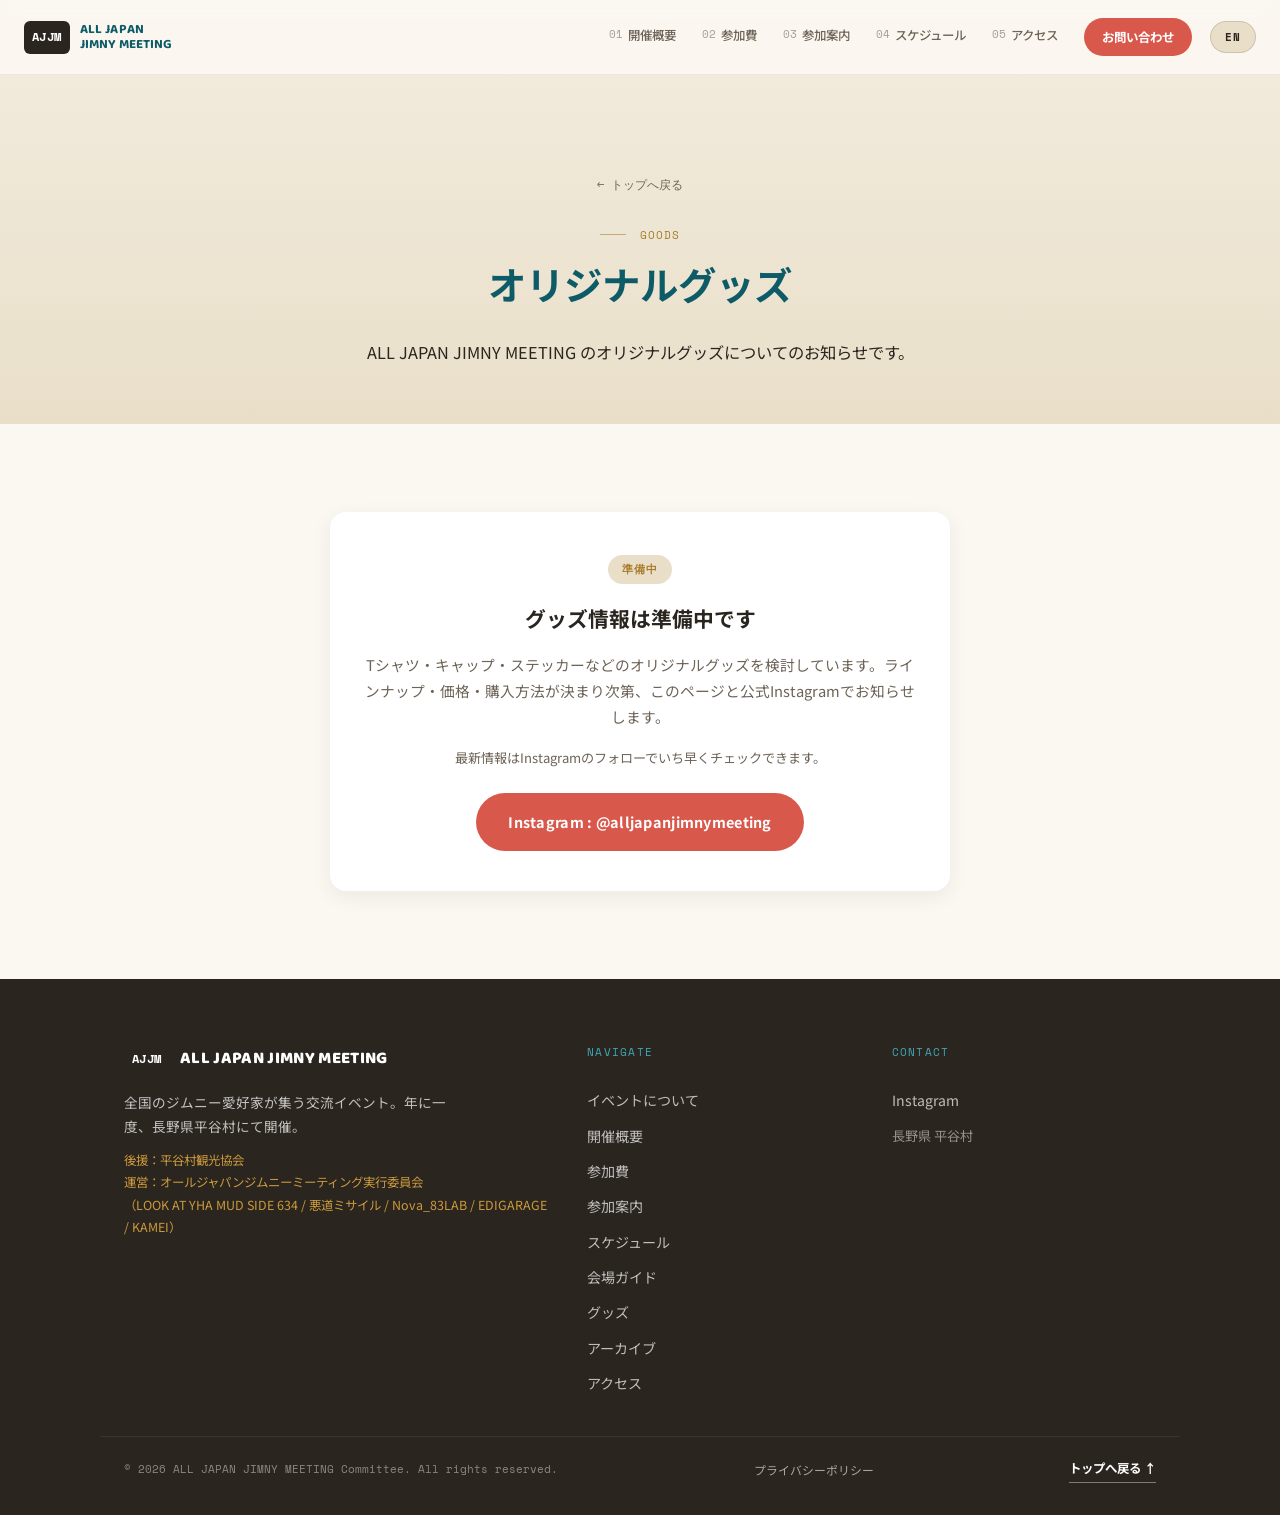
<file: goods.html>
<!DOCTYPE html>
<html lang="ja">
<head>
<meta charset="UTF-8">
<meta name="viewport" content="width=device-width, initial-scale=1.0">
<title>オリジナルグッズ | ALL JAPAN JIMNY MEETING</title>
<meta name="description" content="ALL JAPAN JIMNY MEETING オリジナルグッズのご紹介。ラインナップ・価格・購入方法は決定次第お知らせします。">
<link rel="canonical" href="https://alljapanjimnymeeting.github.io/AJJM/goods.html">
<meta name="robots" content="noindex">
<meta name="theme-color" content="#0e5b68">
<meta property="og:type" content="article">
<meta property="og:site_name" content="ALL JAPAN JIMNY MEETING">
<meta property="og:title" content="オリジナルグッズ | ALL JAPAN JIMNY MEETING">
<meta property="og:description" content="ALL JAPAN JIMNY MEETING オリジナルグッズのご紹介。ラインナップ・価格・購入方法は決定次第お知らせします。">
<meta property="og:url" content="https://alljapanjimnymeeting.github.io/AJJM/goods.html">
<meta property="og:image" content="https://alljapanjimnymeeting.github.io/AJJM/images/hero-venue.jpg">
<meta property="og:image:width" content="1920">
<meta property="og:image:height" content="1280">
<meta property="og:locale" content="ja_JP">
<meta name="twitter:card" content="summary_large_image">
<link rel="icon" href="favicon.ico" sizes="48x48">
<link rel="icon" href="favicon.svg" type="image/svg+xml">
<link rel="apple-touch-icon" href="apple-touch-icon.png">
<link rel="preconnect" href="https://fonts.googleapis.com">
<link rel="preconnect" href="https://fonts.gstatic.com" crossorigin>
<link href="https://fonts.googleapis.com/css2?family=Baloo+2:wght@700;800&family=Space+Mono:wght@400;700&family=Noto+Sans+JP:wght@400;500;700&display=swap" rel="stylesheet">
<link rel="stylesheet" href="css/style.css">
</head>
<body>

<header class="site-header light-page" id="site-header">
  <div class="container header-inner">
    <a href="index.html#top" class="logo">
      <span class="logo-mark">AJJM</span>
      <span class="logo-text">ALL JAPAN<br>JIMNY MEETING</span>
    </a>
    <div class="header-right">
      <nav class="site-nav" id="site-nav">
        <a href="index.html#overview"><span class="nav-idx">01</span><span data-en="Overview">開催概要</span></a>
        <a href="index.html#registry"><span class="nav-idx">02</span><span data-en="Fees">参加費</span></a>
        <a href="index.html#entry"><span class="nav-idx">03</span><span data-en="Entry">参加案内</span></a>
        <a href="index.html#schedule"><span class="nav-idx">04</span><span data-en="Schedule">スケジュール</span></a>
        <a href="index.html#access"><span class="nav-idx">05</span><span data-en="Access">アクセス</span></a>
        <a href="index.html#contact" class="nav-cta"><span data-en="Contact">お問い合わせ</span></a>
      </nav>
      <button type="button" id="lang-toggle" class="lang-toggle" aria-label="Switch language">EN</button>
      <button class="nav-toggle" id="nav-toggle" aria-label="メニューを開く" aria-expanded="false">
        <span></span><span></span><span></span>
      </button>
    </div>
  </div>
</header>

<main id="top">

  <!-- ============================= GOODS BANNER ============================= -->
  <section class="page-banner">
    <div class="container">
      <a href="index.html#top" class="back-link" data-en="&larr; Back to Home">&larr; トップへ戻る</a>
      <div class="section-head" style="margin-bottom:0;">
        <span class="section-eyebrow">GOODS</span>
        <h1 data-en="Original Goods">オリジナルグッズ</h1>
        <p class="lead-text" data-en="ALL JAPAN JIMNY MEETING original goods are currently in the works.">ALL JAPAN JIMNY MEETING のオリジナルグッズについてのお知らせです。</p>
      </div>
    </div>
  </section>

  <!-- ============================= GOODS NOTICE ============================= -->
  <section class="section reveal" id="goods">
    <div class="container">
      <div class="goods-notice">
        <span class="goods-status" data-en="In Preparation">準備中</span>
        <h2 data-en="Goods info is on the way">グッズ情報は準備中です</h2>
        <p data-en="We are currently planning original goods such as T-shirts, caps and stickers. Lineup, prices and how to buy will be announced here and on Instagram once decided.">Tシャツ・キャップ・ステッカーなどのオリジナルグッズを検討しています。ラインナップ・価格・購入方法が決まり次第、このページと公式Instagramでお知らせします。</p>
        <p class="goods-notice-sub" data-en="Follow us on Instagram for the latest news.">最新情報はInstagramのフォローでいち早くチェックできます。</p>
        <a href="https://www.instagram.com/alljapanjimnymeeting/" class="btn btn-coral" target="_blank" rel="noopener">
          Instagram : @alljapanjimnymeeting
        </a>
      </div>
    </div>
  </section>

</main>

<footer class="site-footer">
  <div class="container footer-grid">
    <div class="footer-brand">
      <p class="footer-logo"><span class="logo-mark">AJJM</span> ALL JAPAN JIMNY MEETING</p>
      <p class="footer-tagline" data-en="Japan's Jimny community gathering &mdash; two days a year in Hiraya, Nagano.">全国のジムニー愛好家が集う交流イベント。年に一度、長野県平谷村にて開催。</p>
      <p class="footer-sub" data-en="Supported by: Hiraya Village Tourism Association<br>Organized by: All Japan Jimny Meeting Organizing Committee<br>(LOOK AT YHA MUD SIDE 634 / 悪道ミサイル / Nova_83LAB / EDIGARAGE / KAMEI)">後援：平谷村観光協会<br>運営：オールジャパンジムニーミーティング実行委員会<br>（LOOK AT YHA MUD SIDE 634 / 悪道ミサイル / Nova_83LAB / EDIGARAGE / KAMEI）</p>
    </div>
    <nav class="footer-nav">
      <span class="footer-col-label">NAVIGATE</span>
      <a href="index.html#about" data-en="About">イベントについて</a>
      <a href="index.html#overview" data-en="Overview">開催概要</a>
      <a href="index.html#registry" data-en="Fees">参加費</a>
      <a href="index.html#entry" data-en="Entry">参加案内</a>
      <a href="index.html#schedule" data-en="Schedule">スケジュール</a>
      <a href="index.html#fieldguide" data-en="Field Guide">会場ガイド</a>
      <a href="#top" data-en="Goods">グッズ</a>
      <a href="index.html#archive" data-en="Archive">アーカイブ</a>
      <a href="index.html#access" data-en="Access">アクセス</a>
    </nav>
    <div class="footer-contact">
      <span class="footer-col-label">CONTACT</span>
      <a href="https://www.instagram.com/alljapanjimnymeeting/" target="_blank" rel="noopener">Instagram</a>
      <span class="footer-note" data-en="Hiraya Village, Nagano">長野県 平谷村</span>
    </div>
  </div>
  <div class="container footer-bottom">
    <p class="footer-copy">&copy; <span id="year"></span> ALL JAPAN JIMNY MEETING Committee. All rights reserved.</p>
    <a href="privacy.html" class="footer-privacy" data-en="Privacy Policy">プライバシーポリシー</a>
    <a href="index.html#top" class="footer-totop" data-en="Back to Top &uarr;">トップへ戻る ↑</a>
  </div>
</footer>

<script src="js/analytics.js"></script>
<script src="js/main.js"></script>
</body>
</html>
</file>
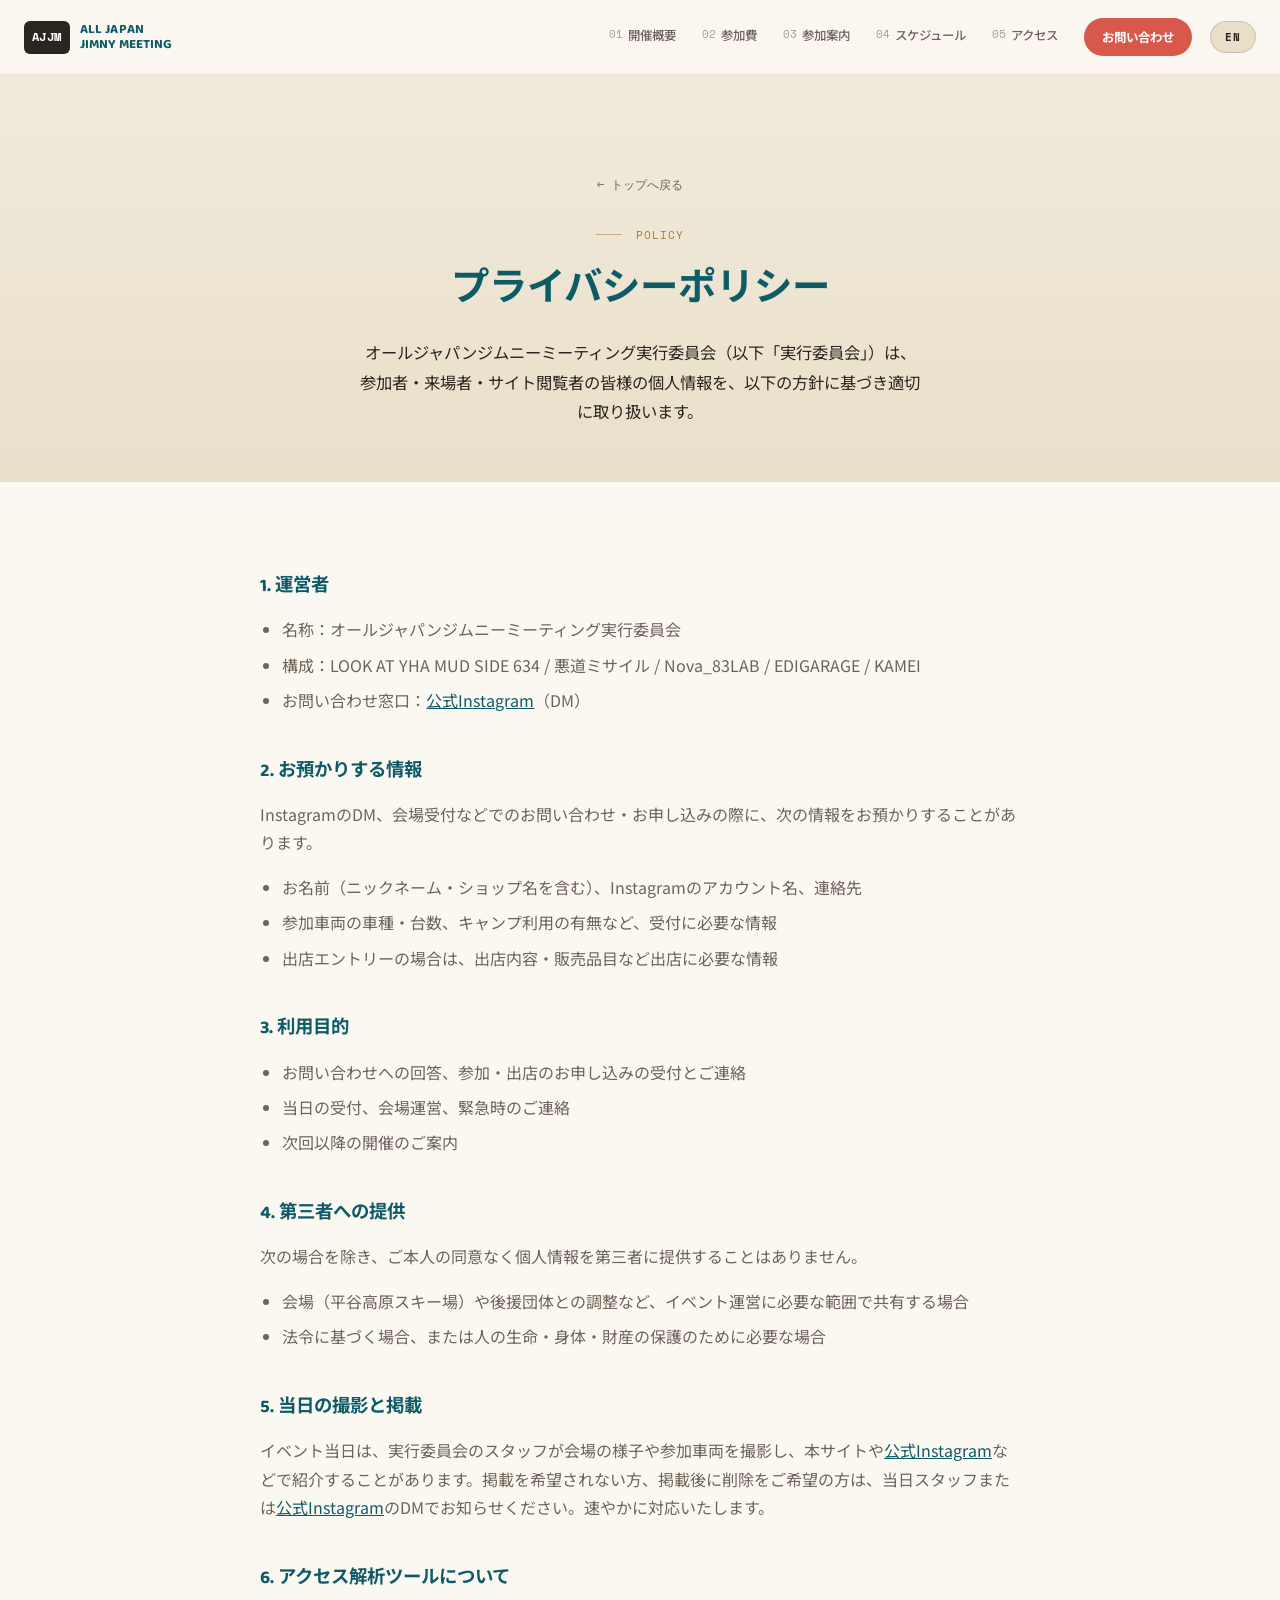
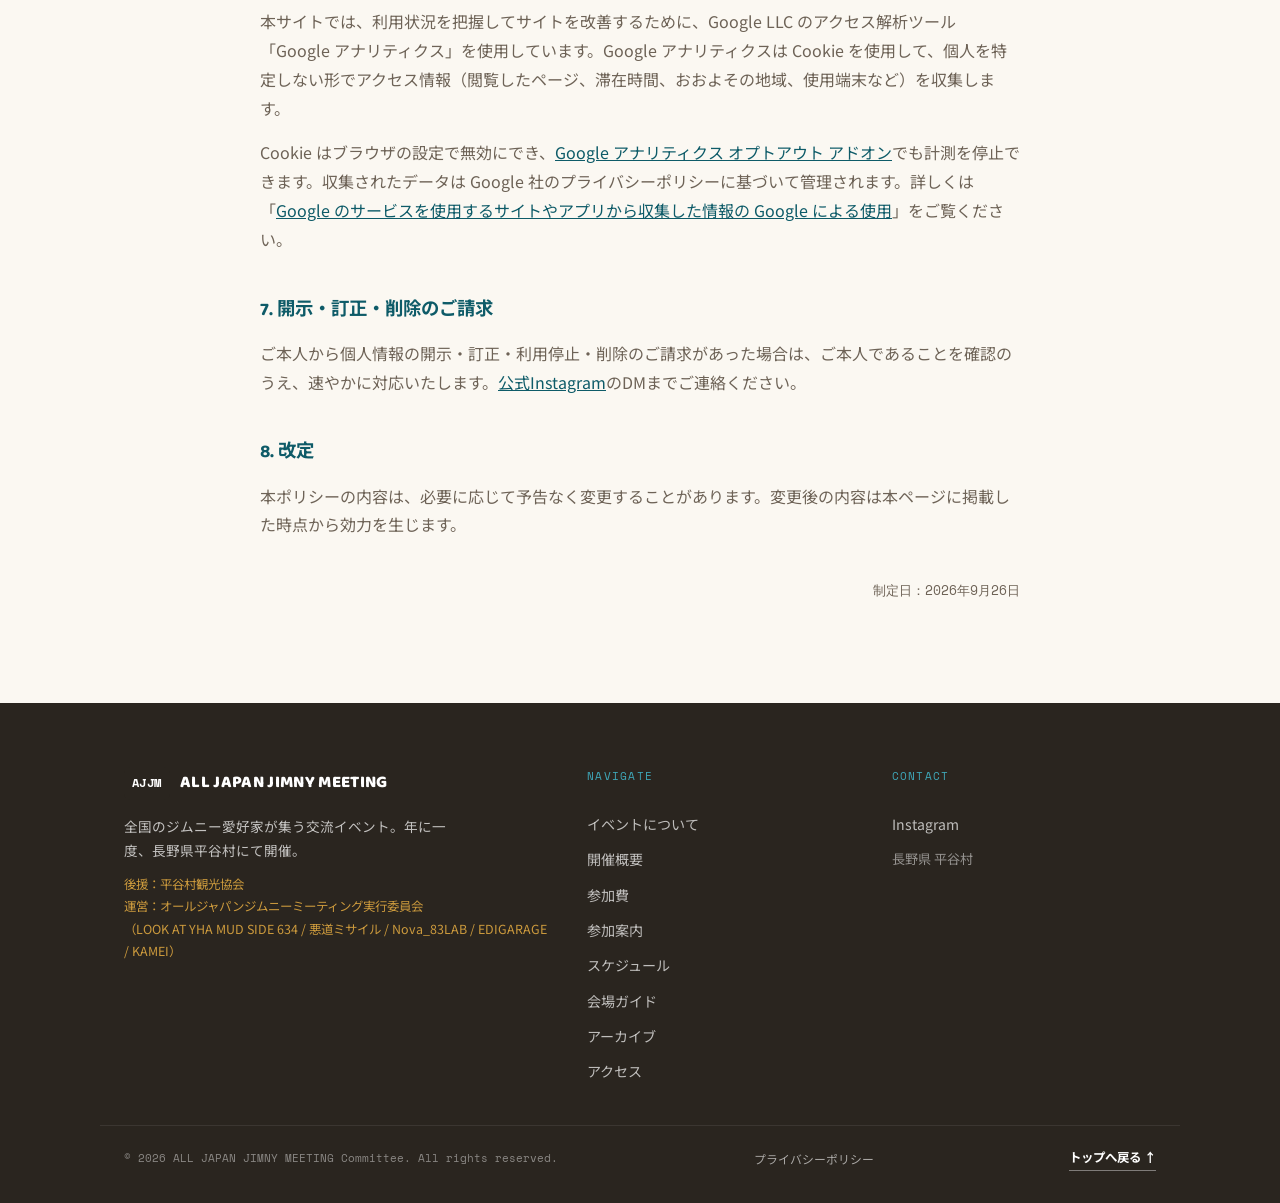
<file: privacy.html>
<!DOCTYPE html>
<html lang="ja">
<head>
<meta charset="UTF-8">
<meta name="viewport" content="width=device-width, initial-scale=1.0">
<title>プライバシーポリシー | ALL JAPAN JIMNY MEETING</title>
<meta name="description" content="ALL JAPAN JIMNY MEETING のプライバシーポリシー。お問い合わせ・参加申込でお預かりする情報、当日の撮影、アクセス解析（Google アナリティクス）の利用について。">
<link rel="canonical" href="https://alljapanjimnymeeting.github.io/AJJM/privacy.html">
<meta name="theme-color" content="#0e5b68">
<meta property="og:type" content="article">
<meta property="og:site_name" content="ALL JAPAN JIMNY MEETING">
<meta property="og:title" content="プライバシーポリシー | ALL JAPAN JIMNY MEETING">
<meta property="og:description" content="ALL JAPAN JIMNY MEETING における個人情報の取り扱いと、アクセス解析の利用について。">
<meta property="og:url" content="https://alljapanjimnymeeting.github.io/AJJM/privacy.html">
<meta property="og:image" content="https://alljapanjimnymeeting.github.io/AJJM/images/hero-venue.jpg">
<meta property="og:image:width" content="1920">
<meta property="og:image:height" content="1280">
<meta property="og:locale" content="ja_JP">
<meta name="twitter:card" content="summary_large_image">
<link rel="icon" href="favicon.ico" sizes="48x48">
<link rel="icon" href="favicon.svg" type="image/svg+xml">
<link rel="apple-touch-icon" href="apple-touch-icon.png">
<link rel="preconnect" href="https://fonts.googleapis.com">
<link rel="preconnect" href="https://fonts.gstatic.com" crossorigin>
<link href="https://fonts.googleapis.com/css2?family=Baloo+2:wght@700;800&family=Space+Mono:wght@400;700&family=Noto+Sans+JP:wght@400;500;700&display=swap" rel="stylesheet">
<link rel="stylesheet" href="css/style.css">
</head>
<body>

<header class="site-header light-page" id="site-header">
  <div class="container header-inner">
    <a href="index.html#top" class="logo">
      <span class="logo-mark">AJJM</span>
      <span class="logo-text">ALL JAPAN<br>JIMNY MEETING</span>
    </a>
    <div class="header-right">
      <nav class="site-nav" id="site-nav">
        <a href="index.html#overview"><span class="nav-idx">01</span><span data-en="Overview">開催概要</span></a>
        <a href="index.html#registry"><span class="nav-idx">02</span><span data-en="Fees">参加費</span></a>
        <a href="index.html#entry"><span class="nav-idx">03</span><span data-en="Entry">参加案内</span></a>
        <a href="index.html#schedule"><span class="nav-idx">04</span><span data-en="Schedule">スケジュール</span></a>
        <a href="index.html#access"><span class="nav-idx">05</span><span data-en="Access">アクセス</span></a>
        <a href="index.html#contact" class="nav-cta"><span data-en="Contact">お問い合わせ</span></a>
      </nav>
      <button type="button" id="lang-toggle" class="lang-toggle" aria-label="Switch language">EN</button>
      <button class="nav-toggle" id="nav-toggle" aria-label="メニューを開く" aria-expanded="false">
        <span></span><span></span><span></span>
      </button>
    </div>
  </div>
</header>

<main id="top">

  <!-- ============================= PRIVACY BANNER ============================= -->
  <section class="page-banner">
    <div class="container">
      <a href="index.html#top" class="back-link" data-en="&larr; Back to Home">&larr; トップへ戻る</a>
      <div class="section-head" style="margin-bottom:0;">
        <span class="section-eyebrow">POLICY</span>
        <h1 data-en="Privacy Policy">プライバシーポリシー</h1>
        <p class="lead-text" data-en="The All Japan Jimny Meeting Organizing Committee handles the personal information of participants, visitors and site users with care, as described below. (The Japanese text is the governing version.)">オールジャパンジムニーミーティング実行委員会（以下「実行委員会」）は、参加者・来場者・サイト閲覧者の皆様の個人情報を、以下の方針に基づき適切に取り扱います。</p>
      </div>
    </div>
  </section>

  <!-- ============================= POLICY BODY ============================= -->
  <section class="section" id="policy">
    <div class="container">
      <div class="policy-body">
        <div class="policy-block">
          <h2 data-en="1. Operator">1. 運営者</h2>
          <ul>
            <li data-en="Name: All Japan Jimny Meeting Organizing Committee">名称：オールジャパンジムニーミーティング実行委員会</li>
            <li data-en="Members: LOOK AT YHA MUD SIDE 634 / 悪道ミサイル / Nova_83LAB / EDIGARAGE / KAMEI">構成：LOOK AT YHA MUD SIDE 634 / 悪道ミサイル / Nova_83LAB / EDIGARAGE / KAMEI</li>
            <li data-en="Contact: <a href=&quot;https://www.instagram.com/alljapanjimnymeeting/&quot; target=&quot;_blank&quot; rel=&quot;noopener&quot;>official Instagram</a> (DM)">お問い合わせ窓口：<a href="https://www.instagram.com/alljapanjimnymeeting/" target="_blank" rel="noopener">公式Instagram</a>（DM）</li>
          </ul>
        </div>
        <div class="policy-block">
          <h2 data-en="2. Information We Collect">2. お預かりする情報</h2>
          <p data-en="We may receive the following information when you contact us or apply via Instagram DM or at the venue reception.">InstagramのDM、会場受付などでのお問い合わせ・お申し込みの際に、次の情報をお預かりすることがあります。</p>
          <ul>
            <li data-en="Your name (including nicknames or shop names), Instagram account name and contact details">お名前（ニックネーム・ショップ名を含む）、Instagramのアカウント名、連絡先</li>
            <li data-en="Information needed for check-in, such as vehicle model, number of vehicles and camping use">参加車両の車種・台数、キャンプ利用の有無など、受付に必要な情報</li>
            <li data-en="For vendor entries, details of your booth and items for sale">出店エントリーの場合は、出店内容・販売品目など出店に必要な情報</li>
          </ul>
        </div>
        <div class="policy-block">
          <h2 data-en="3. How We Use It">3. 利用目的</h2>
          <ul>
            <li data-en="Replying to inquiries and handling participation and vendor applications">お問い合わせへの回答、参加・出店のお申し込みの受付とご連絡</li>
            <li data-en="Check-in, running the venue and contacting you in an emergency">当日の受付、会場運営、緊急時のご連絡</li>
            <li data-en="Informing you about future gatherings">次回以降の開催のご案内</li>
          </ul>
        </div>
        <div class="policy-block">
          <h2 data-en="4. Sharing with Third Parties">4. 第三者への提供</h2>
          <p data-en="We do not share personal information with third parties without your consent, except in the following cases.">次の場合を除き、ご本人の同意なく個人情報を第三者に提供することはありません。</p>
          <ul>
            <li data-en="When sharing is necessary to run the event, such as coordination with the venue or supporting organizations">会場（平谷高原スキー場）や後援団体との調整など、イベント運営に必要な範囲で共有する場合</li>
            <li data-en="When required by law, or when necessary to protect life, body or property">法令に基づく場合、または人の生命・身体・財産の保護のために必要な場合</li>
          </ul>
        </div>
        <div class="policy-block">
          <h2 data-en="5. Photos and Video at the Event">5. 当日の撮影と掲載</h2>
          <p data-en="Staff may photograph the venue and participating vehicles and share them on this site and our <a href=&quot;https://www.instagram.com/alljapanjimnymeeting/&quot; target=&quot;_blank&quot; rel=&quot;noopener&quot;>official Instagram</a>. If you would prefer not to appear, or would like a published photo removed, please tell our staff on the day or send us a DM, and we will respond promptly.">イベント当日は、実行委員会のスタッフが会場の様子や参加車両を撮影し、本サイトや<a href="https://www.instagram.com/alljapanjimnymeeting/" target="_blank" rel="noopener">公式Instagram</a>などで紹介することがあります。掲載を希望されない方、掲載後に削除をご希望の方は、当日スタッフまたは<a href="https://www.instagram.com/alljapanjimnymeeting/" target="_blank" rel="noopener">公式Instagram</a>のDMでお知らせください。速やかに対応いたします。</p>
        </div>
        <div class="policy-block">
          <h2 data-en="6. Analytics">6. アクセス解析ツールについて</h2>
          <p data-en="This site uses Google Analytics, provided by Google LLC, to understand how the site is used and improve it. Google Analytics uses cookies to collect access data (pages viewed, time on site, approximate region, device, etc.) in a form that does not identify individuals.">本サイトでは、利用状況を把握してサイトを改善するために、Google LLC のアクセス解析ツール「Google アナリティクス」を使用しています。Google アナリティクスは Cookie を使用して、個人を特定しない形でアクセス情報（閲覧したページ、滞在時間、おおよその地域、使用端末など）を収集します。</p>
          <p data-en="You can disable cookies in your browser settings, or stop measurement with the <a href=&quot;https://tools.google.com/dlpage/gaoptout&quot; target=&quot;_blank&quot; rel=&quot;noopener&quot;>Google Analytics Opt-out Browser Add-on</a>. Collected data is managed under Google&#39;s privacy policy; see <a href=&quot;https://policies.google.com/technologies/partner-sites&quot; target=&quot;_blank&quot; rel=&quot;noopener&quot;>How Google uses information from sites or apps that use its services</a>.">Cookie はブラウザの設定で無効にでき、<a href="https://tools.google.com/dlpage/gaoptout?hl=ja" target="_blank" rel="noopener">Google アナリティクス オプトアウト アドオン</a>でも計測を停止できます。収集されたデータは Google 社のプライバシーポリシーに基づいて管理されます。詳しくは「<a href="https://policies.google.com/technologies/partner-sites?hl=ja" target="_blank" rel="noopener">Google のサービスを使用するサイトやアプリから収集した情報の Google による使用</a>」をご覧ください。</p>
        </div>
        <div class="policy-block">
          <h2 data-en="7. Access, Correction and Deletion">7. 開示・訂正・削除のご請求</h2>
          <p data-en="If you request access to, correction, suspension of use or deletion of your personal information, we will respond promptly after confirming your identity. Please contact us via our <a href=&quot;https://www.instagram.com/alljapanjimnymeeting/&quot; target=&quot;_blank&quot; rel=&quot;noopener&quot;>official Instagram</a> DM.">ご本人から個人情報の開示・訂正・利用停止・削除のご請求があった場合は、ご本人であることを確認のうえ、速やかに対応いたします。<a href="https://www.instagram.com/alljapanjimnymeeting/" target="_blank" rel="noopener">公式Instagram</a>のDMまでご連絡ください。</p>
        </div>
        <div class="policy-block">
          <h2 data-en="8. Changes">8. 改定</h2>
          <p data-en="We may revise this policy as needed without prior notice. Changes take effect when posted on this page.">本ポリシーの内容は、必要に応じて予告なく変更することがあります。変更後の内容は本ページに掲載した時点から効力を生じます。</p>
        </div>
        <p class="policy-date" data-en="Established: September 26, 2026">制定日：2026年9月26日</p>
      </div>
    </div>
  </section>

</main>

<footer class="site-footer">
  <div class="container footer-grid">
    <div class="footer-brand">
      <p class="footer-logo"><span class="logo-mark">AJJM</span> ALL JAPAN JIMNY MEETING</p>
      <p class="footer-tagline" data-en="Japan's Jimny community gathering &mdash; two days a year in Hiraya, Nagano.">全国のジムニー愛好家が集う交流イベント。年に一度、長野県平谷村にて開催。</p>
      <p class="footer-sub" data-en="Supported by: Hiraya Village Tourism Association<br>Organized by: All Japan Jimny Meeting Organizing Committee<br>(LOOK AT YHA MUD SIDE 634 / 悪道ミサイル / Nova_83LAB / EDIGARAGE / KAMEI)">後援：平谷村観光協会<br>運営：オールジャパンジムニーミーティング実行委員会<br>（LOOK AT YHA MUD SIDE 634 / 悪道ミサイル / Nova_83LAB / EDIGARAGE / KAMEI）</p>
    </div>
    <nav class="footer-nav">
      <span class="footer-col-label">NAVIGATE</span>
      <a href="index.html#about" data-en="About">イベントについて</a>
      <a href="index.html#overview" data-en="Overview">開催概要</a>
      <a href="index.html#registry" data-en="Fees">参加費</a>
      <a href="index.html#entry" data-en="Entry">参加案内</a>
      <a href="index.html#schedule" data-en="Schedule">スケジュール</a>
      <a href="index.html#fieldguide" data-en="Field Guide">会場ガイド</a>
      <a href="index.html#archive" data-en="Archive">アーカイブ</a>
      <a href="index.html#access" data-en="Access">アクセス</a>
    </nav>
    <div class="footer-contact">
      <span class="footer-col-label">CONTACT</span>
      <a href="https://www.instagram.com/alljapanjimnymeeting/" target="_blank" rel="noopener">Instagram</a>
      <span class="footer-note" data-en="Hiraya Village, Nagano">長野県 平谷村</span>
    </div>
  </div>
  <div class="container footer-bottom">
    <p class="footer-copy">&copy; <span id="year"></span> ALL JAPAN JIMNY MEETING Committee. All rights reserved.</p>
    <a href="privacy.html" class="footer-privacy" data-en="Privacy Policy">プライバシーポリシー</a>
    <a href="#top" class="footer-totop" data-en="Back to Top &uarr;">トップへ戻る ↑</a>
  </div>
</footer>

<script src="js/analytics.js"></script>
<script src="js/main.js"></script>
</body>
</html>
</file>
<file: css/style.css>
/* ==========================================================================
   ALL JAPAN JIMNY MEETING — style.css
   Palette: warm cream / deep petrol teal / muted terracotta / mustard accent
   Dark cinematic hero (real event photo) bookended by a dark footer,
   light editorial content sections in between.
   ========================================================================== */

:root{
  --cream:       #f3ede0;
  --cream-soft:  #e9dfc9;
  --paper:       #fbf8f2;
  --charcoal:    #2a251f;
  --charcoal-2:  #3c352c;

  --teal:        #0e5b68;
  --teal-dark:   #0a434d;
  --teal-bright: #3fa7b8;

  --terracotta:      #d9584c;
  --terracotta-dark: #bd4536;

  --mustard:     #cc9a3d;
  --mustard-dark:#a97c2b;

  --ink:         #2a251f;
  --ink-soft:    #6e6357;

  --shadow-warm: 43,38,32;

  --font-display: "Baloo 2", "Noto Sans JP", sans-serif;
  --font-mono:    "Space Mono", ui-monospace, monospace;
  --font-body:    "Noto Sans JP", "Hiragino Sans", "Yu Gothic", sans-serif;

  --container: 1080px;
  --radius: 16px;
  --ease: cubic-bezier(.16,.84,.44,1);
}

/* ---------------------------------- reset -------------------------------- */
*, *::before, *::after{ box-sizing: border-box; }
html{ scroll-behavior: smooth; scroll-padding-top: 90px; }
body{
  margin: 0;
  background: var(--paper);
  color: var(--ink);
  font-family: var(--font-body);
  line-height: 1.8;
  overflow-x: hidden;
}
h1,h2,h3{ margin:0; font-family: var(--font-display); font-weight: 700; }
p{ margin: 0 0 1em; color: var(--ink-soft); }
a{ color: inherit; text-decoration: none; }
ul{ list-style: none; margin: 0; padding: 0; }
img{ max-width: 100%; height: auto; display:block; }
::selection{ background: var(--terracotta); color: #fff; }

.container{ max-width: var(--container); margin: 0 auto; padding: 0 24px; }

/* -------------------------------- header --------------------------------- */
.site-header{
  position: fixed; top: 0; left: 0; right: 0; z-index: 100;
  background: transparent;
  transition: background .3s var(--ease), border-color .3s var(--ease);
  border-bottom: 1px solid transparent;
}
.header-inner{
  display:flex; align-items:center; justify-content:space-between;
  padding: 18px 24px;
  max-width: 1320px;
}
.site-header.scrolled, .site-header.light-page{
  background: rgba(251,248,242,.94);
  backdrop-filter: blur(8px);
  border-bottom: 1px solid rgba(var(--shadow-warm),.08);
}

.logo{ display:flex; align-items:center; gap:10px; flex-shrink: 0; }
.logo-mark{
  font-family: var(--font-mono); font-weight:700; font-size:.72rem;
  color:#fff; background: var(--charcoal); padding: 6px 8px; border-radius: 6px; letter-spacing: .04em;
  flex-shrink: 0;
}
.logo-text{
  font-family: var(--font-display); font-weight: 700; font-size: .82rem; line-height: 1.15;
  color: #fff; letter-spacing: .01em; transition: color .3s; white-space: nowrap;
}
.site-header.scrolled .logo-text, .site-header.light-page .logo-text{ color: var(--teal); }

.header-right{ display:flex; align-items:center; gap: 18px; min-width: 0; }
.site-nav{ display:flex; align-items:center; gap: 26px; flex-wrap: wrap; justify-content: flex-end; }
.site-nav a{
  display:flex; align-items:center; gap: 5px; font-size: .78rem;
  font-weight: 500; color: rgba(255,255,255,.88);
  padding-bottom: 3px; border-bottom: 2px solid transparent; transition: color .2s, border-color .2s;
  white-space: nowrap;
}
.nav-idx{ font-family: var(--font-mono); font-size: .68rem; opacity: .6; }
.site-nav a:hover{ color: #fff; border-color: var(--terracotta); }
.site-header.scrolled .site-nav a, .site-header.light-page .site-nav a{ color: var(--ink-soft); }
.site-header.scrolled .site-nav a:hover, .site-header.light-page .site-nav a:hover{ color: var(--teal); border-color: var(--mustard); }
.site-nav a.nav-cta, .site-header.scrolled .site-nav a.nav-cta, .site-header.light-page .site-nav a.nav-cta{
  color: #fff; background: var(--terracotta); border: none; border-radius: 999px; padding: 8px 18px; font-weight: 700;
}
.site-nav a.nav-cta:hover, .site-header.scrolled .site-nav a.nav-cta:hover, .site-header.light-page .site-nav a.nav-cta:hover{ color: #fff; background: var(--terracotta-dark); }

.lang-toggle{
  font-family: var(--font-mono); font-size: .68rem; font-weight: 700; letter-spacing: .08em;
  color: #fff; background: rgba(255,255,255,.14); border: 1px solid rgba(255,255,255,.4);
  border-radius: 999px; padding: 7px 14px; cursor: pointer; transition: all .2s; flex-shrink: 0;
}
.lang-toggle:hover{ border-color: #fff; }
.site-header.scrolled .lang-toggle, .site-header.light-page .lang-toggle{
  color: var(--charcoal); background: var(--cream-soft); border-color: rgba(var(--shadow-warm),.15);
}
.site-header.scrolled .lang-toggle:hover, .site-header.light-page .lang-toggle:hover{ border-color: var(--teal); color: var(--teal); }

.nav-toggle{
  display:none; flex-direction:column; gap:5px; background:none; border:none; cursor:pointer; padding: 6px;
}
.nav-toggle span{ width: 22px; height: 2px; background: #fff; transition: all .25s var(--ease); }
.site-header.scrolled .nav-toggle span, .site-header.light-page .nav-toggle span{ background: var(--charcoal); }
.nav-toggle[aria-expanded="true"] span:nth-child(1){ transform: translateY(7px) rotate(45deg); }
.nav-toggle[aria-expanded="true"] span:nth-child(2){ opacity: 0; }
.nav-toggle[aria-expanded="true"] span:nth-child(3){ transform: translateY(-7px) rotate(-45deg); }

@media (max-width: 960px){
  .nav-toggle{ display:flex; }
  .site-nav{
    position: fixed; top: 0; right: 0; height: 100vh; width: min(280px, 78vw);
    background: #fff; box-shadow: -8px 0 30px rgba(var(--shadow-warm),.14);
    flex-direction: column; justify-content: center; gap: 26px; padding: 32px;
    transform: translateX(100%); transition: transform .35s var(--ease);
  }
  .site-nav.open{ transform: translateX(0); }
  .site-nav a{ font-size: 1rem; color: var(--ink-soft); }
  .site-nav a:hover{ color: var(--teal); }
  .site-nav a.nav-cta{ align-self: center; }
  .nav-toggle{ position: relative; z-index: 2; }
  .nav-toggle[aria-expanded="true"] span{ background: var(--charcoal); }
}

/* --------------------------------- hero ---------------------------------- */
.hero{
  position: relative; min-height: 100svh;
  display:flex; flex-direction: column; justify-content: flex-end;
  overflow: hidden; color: #fff;
}
.hero-media{ position: absolute; inset: 0; z-index: 0; }
.hero-media img{ width: 100%; height: 100%; object-fit: cover; object-position: center 60%; }
.hero-scrim{
  position: absolute; inset: 0;
  background:
    linear-gradient(0deg, rgba(20,16,12,.92) 0%, rgba(20,16,12,.55) 46%, rgba(20,16,12,.25) 75%, rgba(20,16,12,.55) 100%);
}

.hero-content{ position: relative; z-index: 2; padding: 28px 24px 64px; }
.hero-tagline{
  font-family: var(--font-mono); font-size: clamp(.78rem, 1.6vw, .95rem);
  color: rgba(255,255,255,.9); font-weight: 700; letter-spacing: .08em; margin-bottom: 14px;
  text-shadow: 0 1px 8px rgba(0,0,0,.55);
}
.hero-title{
  font-size: clamp(2.4rem, 7vw, 4.8rem); line-height: 1.04; letter-spacing: .01em; margin-bottom: 32px;
}
.hero-title .w-white{ color: #fff; }
.hero-title-ja{
  display: block; margin-top: 12px;
  font-family: var(--font-body); font-size: clamp(.9rem, 2vw, 1.15rem); font-weight: 700;
  letter-spacing: .12em; line-height: 1.5; color: rgba(255,255,255,.92);
  text-shadow: 0 1px 8px rgba(0,0,0,.55);
}
.hero-title .w-terracotta{ color: var(--terracotta); }
.hero-title .w-teal{ color: var(--teal-bright); }

.hero-countdown{
  display: inline-flex; align-items: baseline; margin: -8px 0 28px;
  padding: 8px 18px; border-radius: 999px;
  background: rgba(20,16,12,.45); border: 1px solid rgba(255,255,255,.22);
  font-weight: 700; font-size: .95rem; color: #fff;
}
.hero-countdown[hidden], .hero-countdown [hidden]{ display: none; }
.hero-countdown .cd-num{
  font-family: var(--font-mono); font-size: 1.7rem; line-height: 1;
  color: var(--terracotta); margin: 0 6px;
}
.hero-countdown .cd-live{ color: var(--mustard); }

.btn.btn-cal{ background: #fff; color: var(--teal); border-color: var(--teal); padding: 12px 22px; gap: 8px; }
.btn.btn-cal:hover{ background: var(--teal); color: #fff; transform: translateY(-2px); }
.btn-cal svg{ width: 18px; height: 18px; flex: none; }
.btn-cal{ width: 100%; }

.overview-card-btn{ font: inherit; border: 2px solid transparent; cursor: pointer; }
.overview-card-btn:hover, .overview-card-btn:focus-visible{ border-color: var(--teal); outline: none; }
.overview-hint{
  font-size: .74rem; font-weight: 700; color: var(--teal);
  border-bottom: 1px dashed rgba(14,91,104,.5); padding-bottom: 1px;
}
.cal-dialog{
  width: min(400px, calc(100% - 32px)); padding: 28px 24px 18px; border: none; border-radius: var(--radius);
  background: var(--paper); color: var(--ink); text-align: center;
  box-shadow: 0 24px 60px rgba(var(--shadow-warm),.35);
}
.cal-dialog:focus{ outline: none; }
.btn-cal:focus-visible{ outline: 2px solid var(--teal-bright); outline-offset: 2px; }
.cal-dialog::backdrop{ background: rgba(20,16,12,.55); }
.cal-dialog-title{ font-weight: 700; font-size: 1.05rem; color: var(--ink); margin-bottom: 6px; }
.cal-dialog-date{ font-size: .82rem; margin-bottom: 20px; }
.cal-dialog-actions{ display: flex; flex-direction: column; gap: 12px; }
.cal-dialog-close{
  margin-top: 12px; padding: 10px 20px; border: none; background: none; font: inherit;
  font-size: .85rem; color: var(--ink-soft); cursor: pointer;
}
.cal-dialog-close:hover{ color: var(--ink); }

.hero-stats{
  display:grid; grid-template-columns: repeat(4, auto); gap: 28px;
  margin-bottom: 36px; padding-bottom: 30px; border-bottom: 1px solid rgba(255,255,255,.18);
}
@media (max-width: 780px){ .hero-stats{ grid-template-columns: repeat(2, 1fr); gap: 20px 28px; } }
.hero-stat{ display:flex; flex-direction: column; gap: 6px; }
.hero-stat-label{
  font-family: var(--font-mono); font-size: .62rem; letter-spacing: .1em; text-transform: uppercase;
  color: rgba(255,255,255,.55);
}
.hero-stat-value{ font-weight: 700; font-size: .95rem; color: #fff; line-height: 1.4; }

.hero-cta{ display:flex; align-items:center; gap: 30px; flex-wrap: wrap; }
.btn-textlink{
  display:inline-flex; align-items:center; gap: 6px;
  font-weight: 700; font-size: .92rem; color: #fff;
  border-bottom: 2px solid rgba(255,255,255,.4); padding-bottom: 4px;
  transition: border-color .2s, color .2s;
}
.btn-textlink:hover{ border-color: #fff; }
.btn-textlink .chev{ transition: transform .2s var(--ease); font-size: 1.1em; }
.btn-textlink:hover .chev{ transform: translateX(4px); }
.btn-textlink-dark{ color: var(--terracotta-dark); border-color: rgba(217,88,76,.35); }
.btn-textlink-dark:hover{ border-color: var(--terracotta-dark); }

/* --------------------------------- buttons -------------------------------- */
.btn{
  display:inline-flex; align-items:center; justify-content:center;
  font-weight: 700; font-size: .9rem; letter-spacing: .02em;
  padding: 14px 30px; border-radius: 999px; transition: transform .2s var(--ease), box-shadow .2s var(--ease), background .2s, color .2s;
  border: 2px solid transparent;
}
.btn:active{ transform: scale(.97); }
.btn-coral{ background: var(--terracotta); color: #fff; }
.btn-coral:hover{ background: var(--terracotta-dark); box-shadow: 0 10px 26px rgba(217,88,76,.35); transform: translateY(-2px); }

/* --------------------------------- layout --------------------------------- */
.section{ padding: 88px 0; }
.section-soft{ background: var(--cream-soft); }
.section-contact{ background: var(--charcoal); color: #fff; }
.section-contact .section-eyebrow{ color: var(--mustard); }
.section-contact .section-head h2{ color: #fff; }
@media (max-width: 640px){ .section{ padding: 64px 0; } }

.section-head{ margin-bottom: 44px; }
.section-head.center{ text-align: center; }
.section-eyebrow{
  display:inline-flex; align-items:center; gap: 14px;
  font-family: var(--font-mono); font-size: .7rem; letter-spacing: .1em;
  color: var(--mustard-dark); margin-bottom: 10px;
}
.section-eyebrow::before{ content:""; width: 26px; height: 1px; background: currentColor; opacity: .55; }
.section-head.center .section-eyebrow{ justify-content: center; }
.section-head h2{ font-size: clamp(1.5rem, 3vw, 2.1rem); color: var(--teal); }
.lead-text{ font-size: 1.02rem; color: var(--ink); }
.lead-text.center{ max-width: 560px; margin: 14px auto 0; color: rgba(255,255,255,.8); }

.about-grid{ display:grid; grid-template-columns: 1.6fr 1fr; gap: 44px; align-items: start; }
@media (max-width: 860px){ .about-grid{ grid-template-columns: 1fr; } }
.about-photo{ max-width: 240px; margin: 0 auto; text-align: center; }
.about-photo img{
  width: 100%; aspect-ratio: 4/5; object-fit: cover; object-position: center 30%;
  border-radius: var(--radius); box-shadow: 0 10px 30px rgba(var(--shadow-warm),.16);
}
.about-photo-caption{ margin-top: 14px; }
.about-photo-caption .role{
  display:block; font-family: var(--font-mono); font-size: .68rem; letter-spacing: .1em;
  color: var(--ink-soft); margin-bottom: 4px;
}
.about-photo-caption .name{
  font-family: var(--font-display); font-weight: 800; font-size: 1.3rem; color: var(--teal); letter-spacing: .02em;
}

/* --------------------------------- overview --------------------------------- */
.overview-grid{ display:grid; grid-template-columns: repeat(4, 1fr); gap: 20px; }
@media (max-width: 860px){ .overview-grid{ grid-template-columns: repeat(2, 1fr); } }
@media (max-width: 480px){ .overview-grid{ grid-template-columns: 1fr; } }
.overview-card{
  background: #fff; border-radius: var(--radius); padding: 26px 20px; text-align:center;
  display:flex; flex-direction: column; gap: 8px; align-items:center;
  box-shadow: 0 6px 20px rgba(var(--shadow-warm),.07); transition: transform .25s var(--ease), box-shadow .25s var(--ease);
}
.overview-card:hover{ transform: translateY(-4px); box-shadow: 0 14px 30px rgba(14,91,104,.14); }
.overview-icon{ width: 40px; height: 40px; }
.overview-label{ font-family: var(--font-mono); font-size: .68rem; letter-spacing: .1em; color: var(--mustard-dark); }
.overview-value{ font-weight: 700; color: var(--ink); font-size: .98rem; line-height: 1.5; }
.overview-value small{ font-weight: 400; color: var(--ink-soft); font-size: .78rem; }

/* --------------------------------- schedule --------------------------------- */
.notice-text{ font-size: .85rem; color: var(--ink-soft); background: var(--cream-soft); border-left: 3px solid var(--mustard); padding: 12px 18px; border-radius: 6px; max-width: 640px; }
.section-soft .notice-text{ background: #fff; }
.schedule-grid{ display:grid; grid-template-columns: repeat(2, 1fr); gap: 24px; margin-top: 32px; }
@media (max-width: 700px){ .schedule-grid{ grid-template-columns: 1fr; } }
.schedule-day{ border: 1px solid rgba(var(--shadow-warm),.1); border-radius: var(--radius); overflow: hidden; }
.schedule-day-head{
  display:flex; align-items:baseline; gap: 12px; padding: 18px 22px;
  background: var(--teal); color: #fff;
}
.schedule-day-no{ font-family: var(--font-mono); font-size: .72rem; letter-spacing: .1em; opacity: .85; }
.schedule-day-date{ font-family: var(--font-display); font-weight: 700; font-size: 1.15rem; }
.schedule-list{ padding: 22px; display:flex; flex-direction: column; gap: 12px; }
.schedule-list li{
  font-size: .92rem; color: var(--ink); display:flex; align-items:baseline; gap: 12px;
}
.schedule-time{
  font-family: var(--font-mono); font-size: .78rem; font-weight: 700; color: var(--mustard-dark);
  flex-shrink: 0; width: 3.6em;
}

/* --------------------------------- field guide --------------------------------- */
.fieldguide-panel{
  display:grid; grid-template-columns: 1.1fr 1fr; gap: 32px; align-items: start; margin-top: 8px;
}
@media (max-width: 860px){ .fieldguide-panel{ grid-template-columns: 1fr; } }

.fieldguide-sketch{
  position: relative; background: #fff; border-radius: var(--radius);
  box-shadow: 0 6px 20px rgba(var(--shadow-warm),.07); padding: 20px 20px 44px;
}
.fieldguide-sketch img{ width: 100%; height: auto; border-radius: 10px; display:block; }
.fg-sketch-note{
  position: absolute; left: 20px; bottom: 14px; font-family: var(--font-mono); font-size: .64rem;
  color: var(--ink-soft); opacity: .75; letter-spacing: .02em;
}

.fieldguide-detail{ display:flex; flex-direction: column; }

.fg-panels{
  position: relative; flex: 1;
  background: #fff; border-radius: var(--radius); padding: 28px 26px;
  box-shadow: 0 6px 20px rgba(var(--shadow-warm),.07);
}
.fg-panel{ padding: 16px 0; border-top: 1px solid rgba(var(--shadow-warm),.1); }
.fg-panel:first-child{ padding-top: 0; border-top: none; }
.fg-panel:last-child{ padding-bottom: 0; }
.fg-panel-zone{
  display:inline-block; font-family: var(--font-mono); font-size: .66rem; letter-spacing: .1em;
  color: var(--teal); background: var(--cream-soft); border-radius: 999px; padding: 3px 10px; margin-bottom: 0;
}
.fg-panel h3{ font-size: 1rem; color: var(--ink); margin: 6px 0 4px; font-family: var(--font-body); font-weight: 700; }
.fg-panel p{ font-size: .92rem; margin-bottom: 0; }

/* --------------------------------- registry / tickets --------------------------------- */
.ticket-grid{ display:grid; grid-template-columns: repeat(3, 1fr); gap: 22px; margin-bottom: 24px; }
@media (max-width: 860px){ .ticket-grid{ grid-template-columns: 1fr; } }
.ticket-card{
  background: #fff; border-radius: var(--radius); padding: 24px 22px;
  box-shadow: 0 6px 20px rgba(var(--shadow-warm),.07);
}
.ticket-card-top{ display:flex; align-items:center; justify-content:space-between; margin-bottom: 14px; }
.ticket-code{ font-family: var(--font-mono); font-size: .72rem; letter-spacing: .06em; color: var(--ink-soft); }
.ticket-status{
  font-family: var(--font-mono); font-size: .6rem; letter-spacing: .1em; font-weight: 700;
  color: var(--mustard-dark); background: var(--cream-soft); border-radius: 999px; padding: 3px 10px;
}
.ticket-tag{ display:block; font-family: var(--font-mono); font-size: .64rem; letter-spacing: .1em; color: var(--teal); margin-bottom: 8px; }
.ticket-card h3{ font-size: 1.05rem; color: var(--ink); margin-bottom: 8px; font-family: var(--font-body); font-weight: 700; }
.ticket-card p{ font-size: .88rem; margin-bottom: 18px; }
.ticket-price-row{ border-top: 1px solid rgba(var(--shadow-warm),.1); padding-top: 14px; }
.ticket-price-label{ display:block; font-family: var(--font-mono); font-size: .66rem; letter-spacing: .1em; color: var(--ink-soft); margin-bottom: 4px; }
.ticket-price{ font-family: var(--font-display); font-size: 1.7rem; font-weight: 800; color: var(--terracotta-dark); line-height: 1.15; }
.ticket-price-tbd{ font-family: var(--font-mono); font-size: 1.05rem; font-weight: 700; color: var(--ink-soft); }
.ticket-note{ font-size: .8rem; color: var(--ink-soft); margin: 12px 0 0; }
.ticket-note a{ color: var(--terracotta-dark); font-weight: 700; border-bottom: 1px solid currentColor; }
.ticket-note-standalone{ border-top: 1px solid rgba(var(--shadow-warm),.1); padding-top: 14px; margin-top: 14px; }

/* --------------------------------- goods page --------------------------------- */
.page-banner{ padding: 168px 0 56px; text-align: center; background: linear-gradient(180deg, var(--cream) 0%, var(--cream-soft) 100%); }
@media (max-width: 640px){ .page-banner{ padding: 140px 0 44px; } }
.page-banner .section-eyebrow{ justify-content: center; }
.page-banner h1{ font-size: clamp(1.7rem, 4vw, 2.4rem); color: var(--teal); margin-bottom: 14px; }
.page-banner .lead-text{ max-width: 560px; margin: 0 auto; }
.back-link{
  display:inline-flex; align-items:center; gap: 6px; font-family: var(--font-mono); font-size: .78rem;
  color: var(--ink-soft); margin-bottom: 18px; transition: color .2s;
}
.back-link:hover{ color: var(--teal); }

.goods-notice{
  max-width: 620px; margin: 0 auto; text-align: center;
  background: #fff; border-radius: var(--radius); padding: 40px 32px;
  box-shadow: 0 6px 20px rgba(var(--shadow-warm),.07);
}
@media (max-width: 640px){ .goods-notice{ padding: 32px 20px; } }
.goods-notice h2{ font-size: 1.3rem; color: var(--ink); margin: 16px 0 14px; font-family: var(--font-body); }
.goods-notice p{ font-size: .92rem; }
.goods-notice .goods-notice-sub{ font-size: .82rem; margin-bottom: 24px; }
.goods-status{
  display:inline-block; font-family: var(--font-mono); font-size: .68rem; font-weight: 700; letter-spacing: .08em;
  color: var(--mustard-dark); background: var(--cream-soft); border-radius: 999px; padding: 5px 14px; margin-top: auto;
}

/* --------------------------------- archive gallery --------------------------------- */
.archive-grid{ display:grid; grid-template-columns: repeat(2, 1fr); gap: 26px; }
@media (max-width: 780px){ .archive-grid{ grid-template-columns: 1fr; } }
.archive-card{
  margin: 0; background: #fff; border-radius: var(--radius); overflow: hidden;
  box-shadow: 0 6px 20px rgba(var(--shadow-warm),.07);
}
.archive-card img{ width: 100%; aspect-ratio: 4/3; object-fit: cover; }
.archive-card figcaption{ padding: 18px 20px; }
.archive-tag{
  display:block; font-family: var(--font-mono); font-size: .64rem; letter-spacing: .1em;
  color: var(--teal); margin-bottom: 6px;
}
.archive-card figcaption span:last-child{ font-size: .92rem; color: var(--ink); }

/* --------------------------------- entry --------------------------------- */
.entry-grid{ display:grid; grid-template-columns: repeat(3, 1fr); gap: 22px; }
@media (max-width: 860px){ .entry-grid{ grid-template-columns: 1fr; } }
.entry-card{
  position: relative;
  background: #fff; border-radius: var(--radius); padding: 28px 24px;
  box-shadow: 0 6px 20px rgba(var(--shadow-warm),.07);
}
.entry-card-tag{
  display:inline-block; font-family: var(--font-mono); font-size: .62rem; letter-spacing: .1em;
  color: var(--teal); background: var(--cream-soft); border-radius: 999px; padding: 3px 10px; margin-bottom: 0;
}
.entry-card h3{ font-size: 1.05rem; color: var(--teal); margin-bottom: 12px; font-family: var(--font-body); font-weight: 700; }
.entry-card p{ font-size: .9rem; margin-bottom: 0; }
.entry-card a{ color: var(--terracotta-dark); font-weight: 700; border-bottom: 1px solid currentColor; }

.entry-card-warning{
  background: #fdf1ee; border: 2px solid var(--terracotta);
  box-shadow: 0 6px 20px rgba(217,88,76,.14);
}
.entry-card-warning .entry-card-tag{ color: #fff; background: var(--terracotta); }
.entry-card-warning h3{ color: var(--terracotta-dark); display:flex; align-items:center; gap: 8px; }
.entry-card-warning .warning-icon{ flex-shrink: 0; }
.entry-card-warning p{ color: var(--ink); }

/* --------------------------------- access --------------------------------- */
.access-grid{ display:grid; grid-template-columns: 1fr 1.3fr; gap: 36px; align-items: start; }
@media (max-width: 780px){ .access-grid{ grid-template-columns: 1fr; } }
.access-info p{ margin-bottom: 16px; }
.access-info strong{ color: var(--ink); font-size: 1.05rem; }
.access-info strong a{ border-bottom: 1px solid rgba(var(--shadow-warm),.3); transition: color .2s, border-color .2s; }
.access-info strong a:hover{ color: var(--teal); border-color: var(--teal); }
.map-embed{
  aspect-ratio: 4/3; border-radius: var(--radius); overflow: hidden; background: #fff;
  box-shadow: 0 10px 30px rgba(var(--shadow-warm),.14);
  filter: grayscale(.25) sepia(.25) hue-rotate(150deg) saturate(1.25) brightness(1.02) contrast(1.04);
}
.map-embed iframe{ width: 100%; height: 100%; border: 0; display:block; }

/* --------------------------------- contact --------------------------------- */
.contact-cta-wrap{ display:flex; justify-content:center; margin-top: 30px; }

/* --------------------------------- footer --------------------------------- */
.site-footer{ background: var(--charcoal); color: rgba(255,255,255,.7); }
.footer-grid{
  display:grid; grid-template-columns: 1.6fr 1fr 1fr; gap: 40px;
  padding: 64px 24px 40px;
}
@media (max-width: 780px){ .footer-grid{ grid-template-columns: 1fr; gap: 32px; padding: 56px 24px 32px; } }

.footer-logo{
  display:flex; align-items:center; gap: 10px;
  font-family: var(--font-display); font-weight: 800; color: #fff; letter-spacing: .02em; font-size: 1.05rem;
  margin-bottom: 14px;
}
.footer-tagline{ font-size: .85rem; max-width: 340px; margin-bottom: 10px; color: rgba(255,255,255,.72); }
.footer-sub{ font-size: .78rem; line-height: 1.8; color: var(--mustard); margin-bottom: 0; }

.footer-col-label{
  display:block; font-family: var(--font-mono); font-size: .66rem; letter-spacing: .12em;
  color: var(--teal-bright); margin-bottom: 16px;
}
.footer-nav, .footer-contact{ display:flex; flex-direction: column; gap: 10px; }
.footer-nav a, .footer-contact a{ font-size: .88rem; transition: color .2s; }
.footer-nav a:hover, .footer-contact a:hover{ color: #fff; }
.footer-note{ font-size: .82rem; color: rgba(255,255,255,.5); }

.footer-bottom{
  display:flex; align-items:center; justify-content:space-between; flex-wrap: wrap; gap: 14px;
  padding: 20px 24px 32px; border-top: 1px solid rgba(255,255,255,.08);
}
.footer-copy{ font-family: var(--font-mono); font-size: .66rem; margin-bottom: 0; color: rgba(255,255,255,.45); }
.footer-totop{
  font-size: .78rem; font-weight: 700; color: #fff;
  border-bottom: 1px solid rgba(255,255,255,.4); padding-bottom: 2px; transition: border-color .2s;
}
.footer-totop:hover{ border-color: var(--terracotta); }
.footer-privacy{ font-size: .74rem; color: rgba(255,255,255,.6); transition: color .2s; }
.footer-privacy:hover{ color: #fff; }

/* ------------------------------ policy / 404 pages ------------------------------ */
.policy-body{ max-width: 760px; margin: 0 auto; }
.policy-block{ margin-bottom: 40px; }
.policy-block h2{ font-size: 1.15rem; color: var(--teal); margin-bottom: 12px; }
.policy-block ul{ list-style: disc; padding-left: 1.4em; margin: 0 0 1em; }
.policy-block li{ margin-bottom: .4em; color: var(--ink-soft); }
.policy-block a{ color: var(--teal); text-decoration: underline; }
.policy-date{ font-family: var(--font-mono); font-size: .8rem; color: var(--ink-soft); text-align: right; }
.notfound-links{ display:flex; flex-wrap: wrap; justify-content: center; gap: 12px; margin-top: 28px; }


/* --------------------------------- reveal fx --------------------------------- */
.reveal{ opacity: 0; transform: translateY(24px); transition: opacity .7s var(--ease), transform .7s var(--ease); }
.reveal.in-view{ opacity: 1; transform: translateY(0); }
</file>
